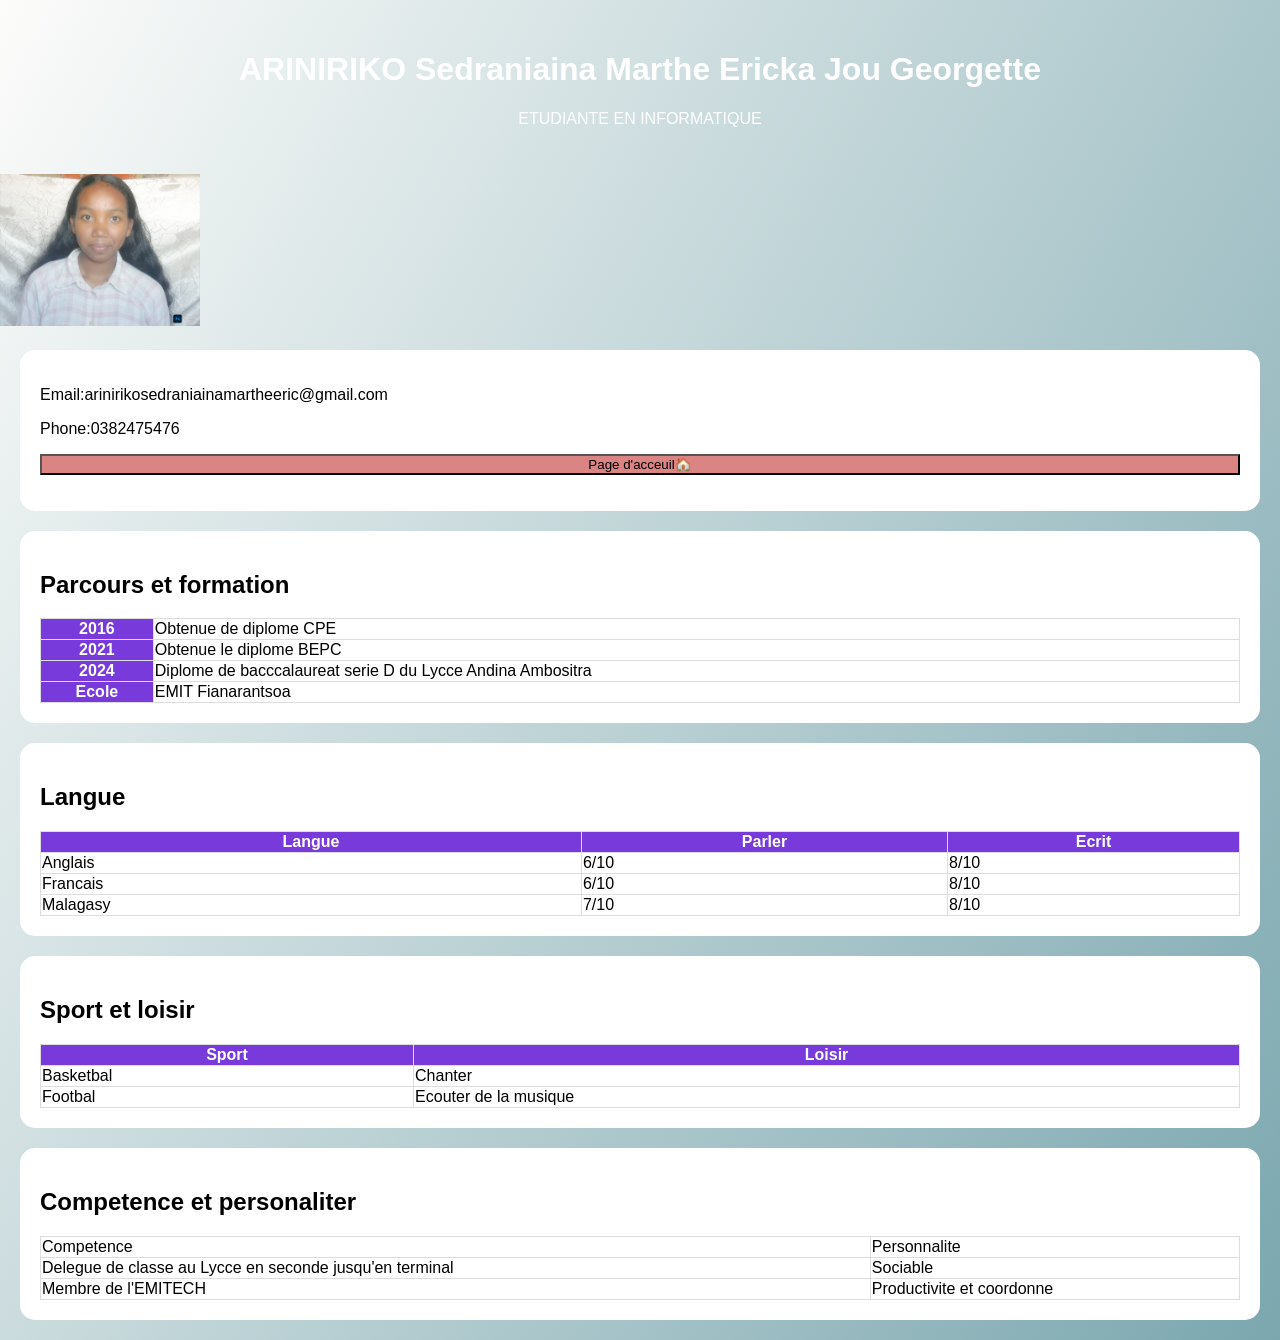
<file: cv/erika/erika.html>
<!DOCTYPE html>
<html lang="en">
<head>
    <meta charset="UTF-8">
    <meta name="viewport" content="width=device-width, initial-scale=1.0">
    <title>Mon CV</title>
    <link rel="stylesheet" href="styles.css">
</head>
<body>
    <header class="fade-in">
        <h1>ARINIRIKO Sedraniaina Marthe Ericka Jou Georgette</h1>
        <p>ETUDIANTE EN INFORMATIQUE</p>

    </header>
    <section class="profil-container">
        <div class="photos">
            <img src="bon.jpg" alt="" width="200px" >

        </div>

    </section>
    
    <section class="card slide-left">
        <div>
            <p>Email:arinirikosedraniainamartheeric@gmail.com</p>
            <p>Phone:0382475476</p>
            <p></div>
            <div class="profil-content">
             <a href="../index/Index.html">
                    <button style="width: 100%;background-color: rgb(218, 132, 132);">Page d'acceuil🏠</button>
             </a>
        </div></p>
        </div>
    </section>

    <section class="card slide-right">
        <h2>Parcours et formation</h2>
        <table>
            <tr>
                <th>2016</th>
                <td>Obtenue de diplome CPE</td>
            </tr>
            <tr>
                <th>2021</th>
                <td>Obtenue le diplome BEPC</td>
            </tr>
            <tr>
                <th>2024</th>
                <td>Diplome de bacccalaureat serie D du Lycce Andina Ambositra</td>
            </tr>
            <tr>
                <th>Ecole</th>
                <td>EMIT Fianarantsoa</td>
            </tr>
        </table>

    </section>

    <section class="card slide-left">
        <h2>Langue</h2>
        <table>
            <tr>
                <th>Langue</th>
                <th>Parler</th>
                <th>Ecrit</th>
            </tr>
            <tr>
                <td>Anglais</td>
                <td>6/10</td>
                <td>8/10</td>
            </tr>
            <tr>
                <td>Francais</td>
                <td>6/10</td>
                <td>8/10</td>
            </tr>
            <tr>
                <td>Malagasy</td>
                <td>7/10</td>
                <td>8/10</td>
            </tr>
        </table>

    </section>

    <section class="card slide-right">
        <h2>Sport et loisir</h2>
        <table>
            <tr>
                <th>Sport</th>
                <th>Loisir</th>
            </tr>
            <tr>
                <td>Basketbal</td>
                <td>Chanter</td>
            </tr>
            <tr>
                <td>Footbal</td>
                <td>Ecouter de la musique</td>
            </tr>
        </table>
    </section>

    <section class="card slide-left">
        <h2>Competence et personaliter</h2>
        <table>
            <tr>
                <td>Competence</td>
                <td>Personnalite</td>
            </tr>
            <tr>
                <td>Delegue de classe au Lycce en seconde jusqu'en terminal</td>
                <td>Sociable</td>
            </tr>
            <tr>
                <td>Membre de l'EMITECH</td>
                <td>Productivite et coordonne</td>
            </tr>
        </table>
    </section>
    
</body>
</html>
</file>
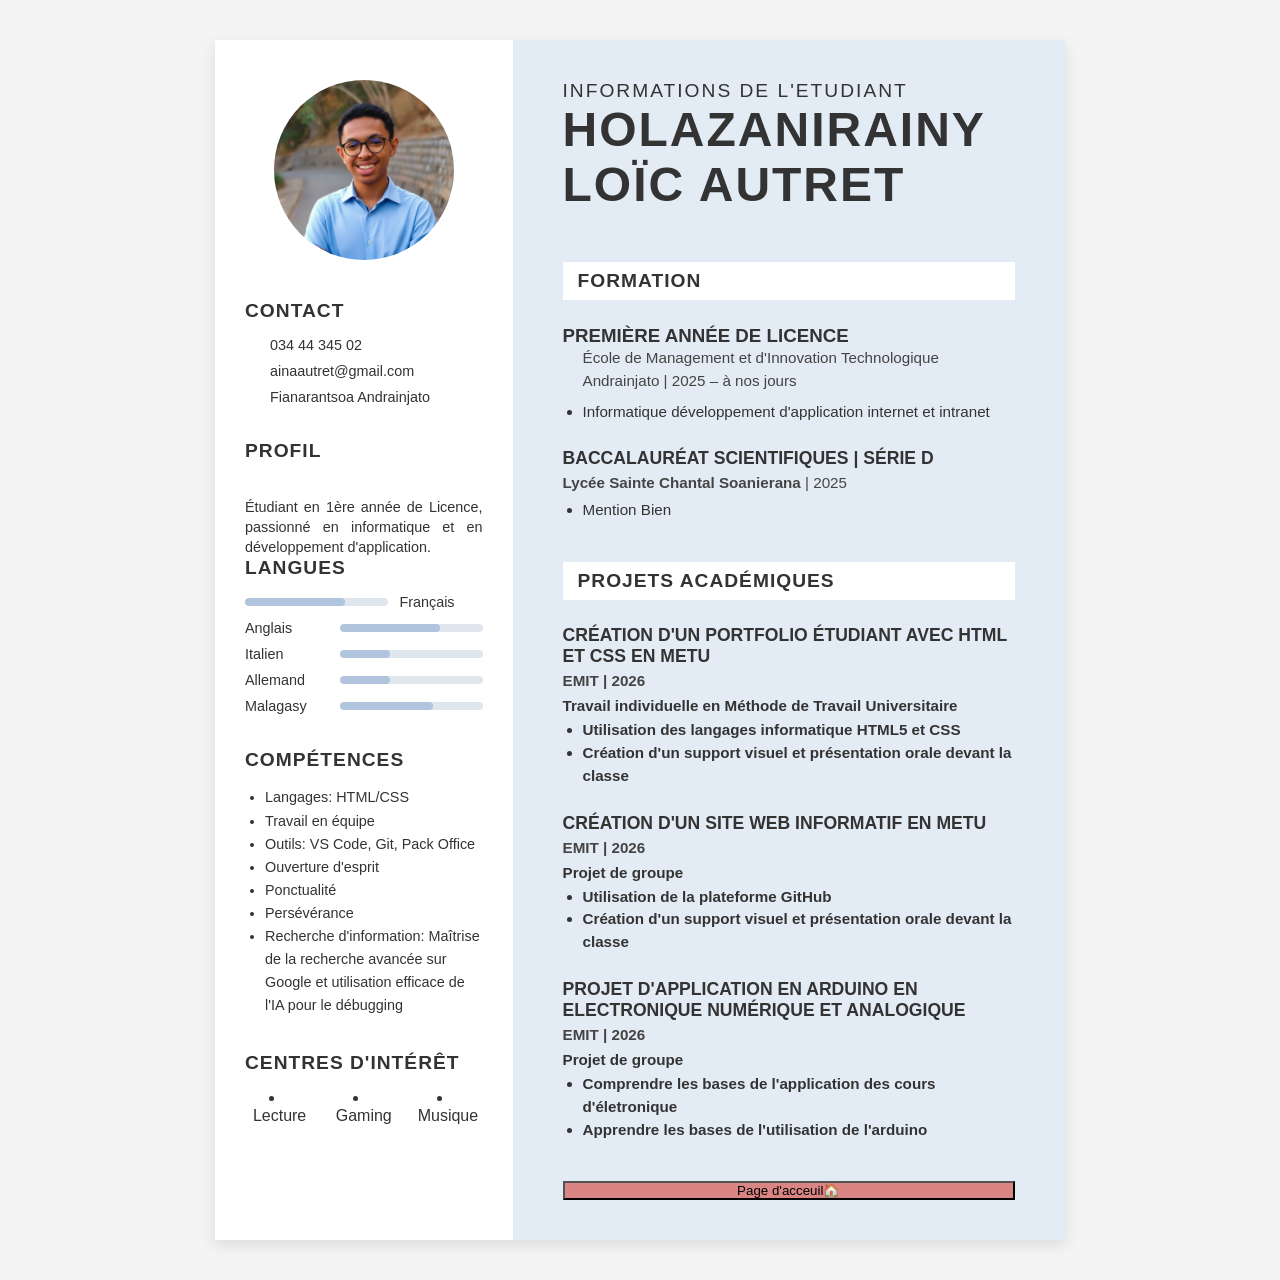
<file: cv/loic/cv-2.html>
<!DOCTYPE html>
<html lang="en">
<head>
    <meta charset="UTF-8">
    <meta name="viewport" content="width=device-width, initial-scale=1.0">
    <link rel="stylesheet" chref="https://cdnjs.cloudflare.com/ajax/libs/font-awesome/6.4.0/css/all.min.css">
    <link rel="stylesheet" href="style.css">
    <title>Informations Loïc Autret</title>
</head>
<body>

<div class="cv-container">
    
    <div class="left-column">
        <img src="sary.png" alt="Photo de profil" class="profile-pic">

        <div class="section">
            <h2 class="left-title">CONTACT</h2>
            <ul class="contact-list">
                <li><i class="fas fa-phone"></i> 034 44 345 02</li>
                <li><i class="far fa-envelope"></i> ainaautret@gmail.com</li>
                <li><i class="fas fa-map-marker-alt"></i> Fianarantsoa Andrainjato </li>
            </ul>
        </div>

        <div class="section">
            <h2 class="left-title">PROFIL</h2>
        </div>
        
        <div class="section">
            <p class="profil-text">Étudiant en 1ère année de Licence, passionné en informatique et en développement d'application.</p>
            <h2 class="left-title">LANGUES</h2>
            <div class="lang-item">
                <div class="progress-bar-bg"><div class="progress-bar fill" style="width: 70%;"></div></div>
                <span>Français</span>
            </div>
            <div class="lang-item">
                <span>Anglais</span>
                <div class="progress-bar-bg"><div class="progress-bar fill" style="width: 70%;"></div></div>
            </div>
            <div class="lang-item">
                <span>Italien</span>
                <div class="progress-bar-bg"><div class="progress-bar fill" style="width: 35%;"></div></div>
            </div>
            <div class="lang-item">
                <span>Allemand</span>
                <div class="progress-bar-bg"><div class="progress-bar fill" style="width: 35%;"></div></div>
            </div>
            <div class="lang-item">
                <span> Malagasy</span>
                <div class="progress-bar-bg"><div class="progress-bar fill" style="width: 65%;"></div></div>
            </div>
        </div>

        <div class="section">
            <h2 class="left-title">COMPÉTENCES</h2>
            <ul class="skills-list">
                <li>Langages: HTML/CSS</li>
                <li>Travail en équipe</li>
                <li>Outils: VS Code, Git, Pack Office</li>
                <li>Ouverture d'esprit</li>
                <li>Ponctualité</li>
                <li>Persévérance</li>
                <li>Recherche d'information: Maîtrise de la recherche avancée sur Google et utilisation efficace de
                    l'IA pour le débugging</li>   
            </ul>
        </div>

        <div class="section">
            <h2 class="left-title">CENTRES D'INTÉRÊT</h2>
            <div class="hobbies-grid">
                <li>Lecture</li>
                <li>Gaming</li>
                <li>Musique</li>
            </div>
        </div>
    </div>

    <div class="right-column">
        <div class="header">
            <h2>Informations de l'etudiant</h2>
            <h1>HOLAZANIRAINY Loïc Autret</h1>
        </div>

        <div class="section-right">
            <div class="section-header">FORMATION</div>
            <h3>PREMIÈRE ANNÉE DE LICENCE</h3>
            <div class="experience-item">
                <ul>
                    <p class="meta-info"><strong></strong>École de Management et d'Innovation Technologique Andrainjato | 2025 – à nos jours</p>
                    <li>Informatique développement d'application internet et intranet</li>
                </ul>
            </div>

            <div class="experience-item">
                <h3>BACCALAURÉAT SCIENTIFIQUES | Série D</h3>
                <p class="meta-info"><strong>Lycée Sainte Chantal Soanierana</strong> | 2025</p>
                <ul>
                    <li>Mention Bien</li>
                </ul>
            </div>
        </div>
        <div class="section-right">
            <div class="section-header">PROJETS ACADÉMIQUES</div>
            
            <div class="experience-item">
                <h3>Création d'un portfolio étudiant avec HTML et CSS en METU </h3>
                <p class="meta-info"><strong>EMIT<strong> | 2026</p>
                <p class="desc">Travail individuelle en Méthode de Travail Universitaire </p>
                <ul>
                    <li>Utilisation des langages informatique HTML5 et CSS </li>
                    <li>Création d'un support visuel et présentation orale devant la classe</li>
                </ul>
            </div>

            <div class="experience-item">
                <h3>Création d'un site web informatif en METU</h3>
                <p class="meta-info"><strong>EMIT</strong> | 2026</p>
                <p class="desc">Projet de groupe</p>
                <ul>
                    <li>Utilisation de la plateforme GitHub</li>
                    <li>Création d'un support visuel et présentation orale devant la classe</li>
                </ul>
            </div>
            <div class="experience-item">
                <h3>Projet d'application en Arduino en Electronique Numérique et Analogique</h3>
                <p class="meta-info"><strong>EMIT</strong> | 2026</p>
                <p class="desc">Projet de groupe</p>
                <ul>
                    <li>Comprendre les bases de l'application des cours d'életronique</li>
                    <li>Apprendre les bases de l'utilisation de l'arduino</li>
                </ul>
            </div>
        </div>
         <div class="profil-content">
             <a href="../index/Index.html">
                    <button style="width: 100%;background-color: rgb(218, 132, 132);">Page d'acceuil🏠</button>
             </a>
        </div>
    </div>
</div>

</body>
</html>
</file>
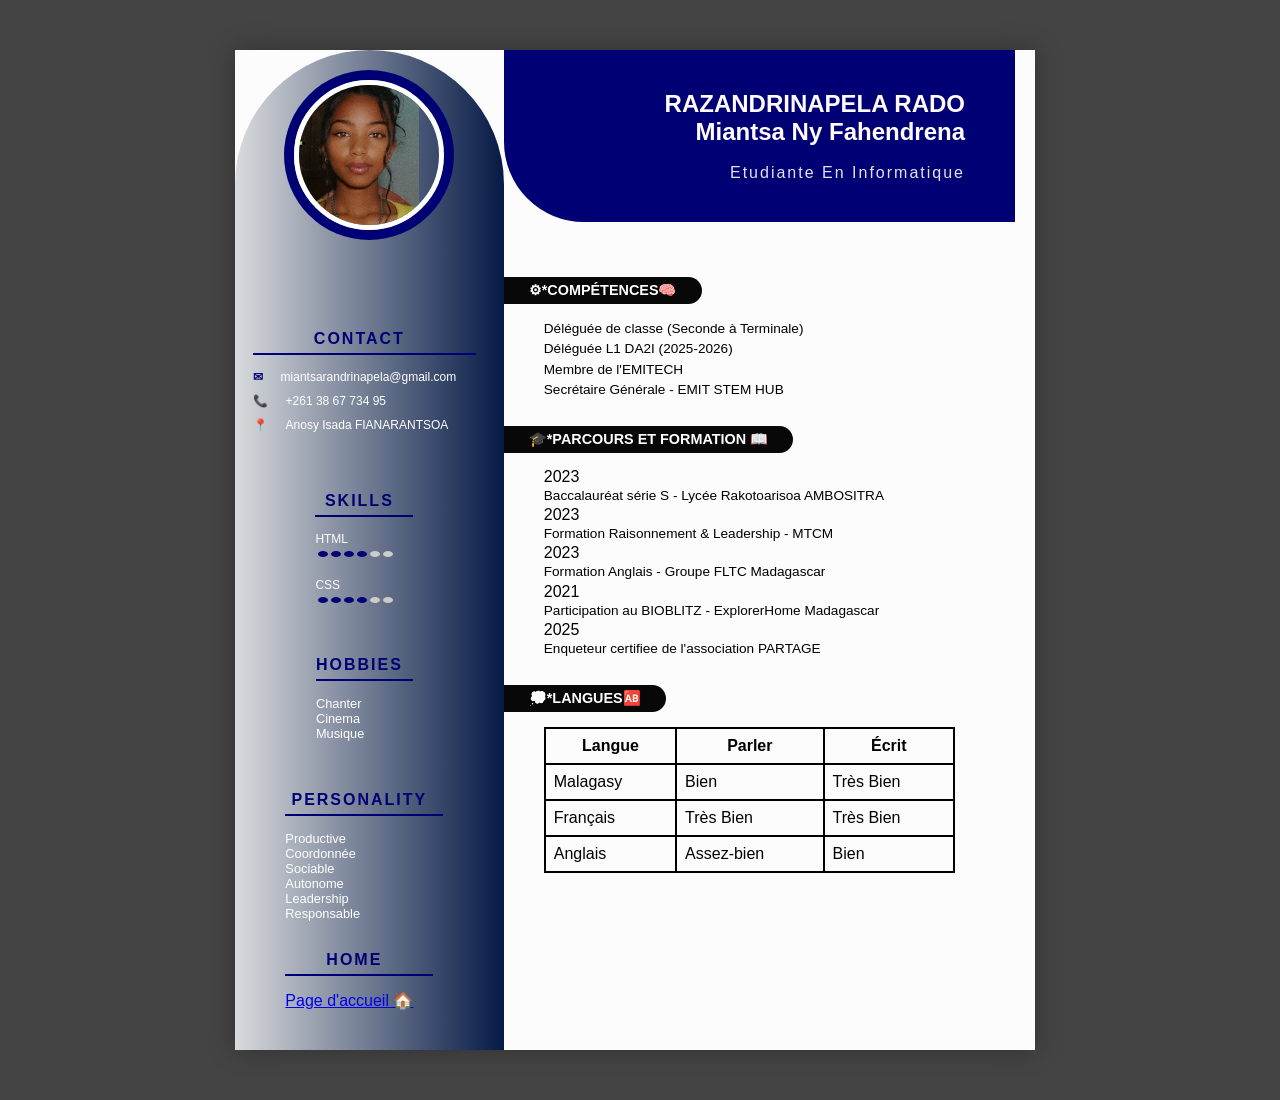
<file: cv/MIANTSA/cv.html>
<!DOCTYPE html>
<html lang="en">
<head>
    <meta charset="UTF-8">
    <meta name="viewport" content="width=device-width, initial-scale=1.0">
    <title>CV Miantsa</title>
    <link rel="stylesheet" href="mi.css">
</head>
<body>
    <div class="resume-container">
        <!-- Barre Latérale Gauche -->
        <aside class="left-column">
            <div class="profile-img-container">
                <!-- Remplacez par l'image de l'homme à lunettes du modèle -->
                <img src="MIA.jpg" alt="Miantsa">
            </div>

            <section class="contact-section">
                <h2 class="sidebar-title"> CONTACT</h2>
                <ul class="contact-list">
                    <li><span class="icon">✉</span> miantsarandrinapela@gmail.com</li>
                    <li><span class="icon">📞</span> +261 38 67 734 95</li>
                    <li><span class="icon">📍</span> Anosy Isada FIANARANTSOA</li>
                </ul>
            </section>

            <section class="skills-section">
                <h2 class="sidebar-title">SKILLS</h2>
                <div class="contact-list">
                    <span>HTML</span>
                    <div class="dots"><span class="active"></span><span class="active"></span><span class="active"></span><span class="active"></span><span></span></span><span></span></div>
                </div>
                <p> <br> </p>
                <div class="contact-list">
                    <span>CSS</span>
                    <div class="dots"><span class="active"></span><span class="active"></span><span class="active"></span><span class="active"></span><span></span></span><span></span></div>
                </div>
               
            </section>

            <section class="hobbies-section">
                <h2 class="sidebar-title">HOBBIES</h2>
                <div class="contact-list">
                <p>
                Chanter <br> Cinema <br> Musique 
            </p>
            </div>
            </section>
            <section class="hobbies-section">
                <h2 class="sidebar-title">PERSONALITY</h2>
                <div class="contact-list">
                <P>
                    Productive<br>Coordonnée<br>Sociable<br>
                    Autonome<br>Leadership<br>Responsable<br>
                </P>
                </div>
                 <section class="hobbies-section">
                <h2 class="sidebar-title">HOME</h2>
                <div>
                      <a href="../index/Index.html" class="home-btn">Page d'accueil 🏠</a>
                </div>
            </section>
        </aside>

        <!-- Contenu Principal Droit -->
        <main class="right-column">
            <header class="header-banner">
                <div class="name-box">
                    <h2>RAZANDRINAPELA RADO</h2>
                    <h2>Miantsa Ny Fahendrena</h2>
                    <br>
                    <p class="subtitle">Etudiante En Informatique</p>
                </div>
            </header>

            <div class="content-padding">
                 <section class="resume-section">
                <h3 class="section-title">⚙*COMPÉTENCES🧠</h3>
                  <p> Déléguée de classe (Seconde à Terminale) <br>
                    Déléguée L1 DA2I (2025-2026) <br>
                    Membre de l'EMITECH <br>
                    Secrétaire Générale - EMIT STEM HUB
                </p>
            </section>
                <section class="resume-section">
                    <h2 class="section-title">🎓*PARCOURS ET FORMATION 📖</h2>
                    <div class="timeline">
                    <div class="item"><span>2023</span> <p>Baccalauréat série S - Lycée Rakotoarisoa AMBOSITRA</p></div>
                    <div class="item"><span>2023</span> <p>Formation Raisonnement & Leadership - MTCM</p></div>
                    <div class="item"><span>2023</span> <p>Formation Anglais - Groupe FLTC Madagascar</p></div>
                    <div class="item"><span>2021</span> <p>Participation au BIOBLITZ - ExplorerHome Madagascar</p></div>
                    <div class="item"><span>2025</span> <p>Enqueteur certifiee de l'association PARTAGE</p></div>
                </div>

               
            <section class="section langues">
                <h3 class="section-title">💭*LANGUES🆎</h3>
                <table class="lang-table">
                    <tr><th>Langue</th><th>Parler</th><th>Écrit</th></tr>
                    <tr><td>Malagasy</td><td>Bien</td><td>Très Bien</td></tr>
                    <tr><td>Français</td><td>Très Bien</td><td>Très Bien</td></tr>
                    <tr><td>Anglais</td><td>Assez-bien</td><td>Bien</td></tr>
                </table>
                </section>
            </div>
            
            <footer>
            </footer>
        </main>
    </div>
</body>
</html>
</file>
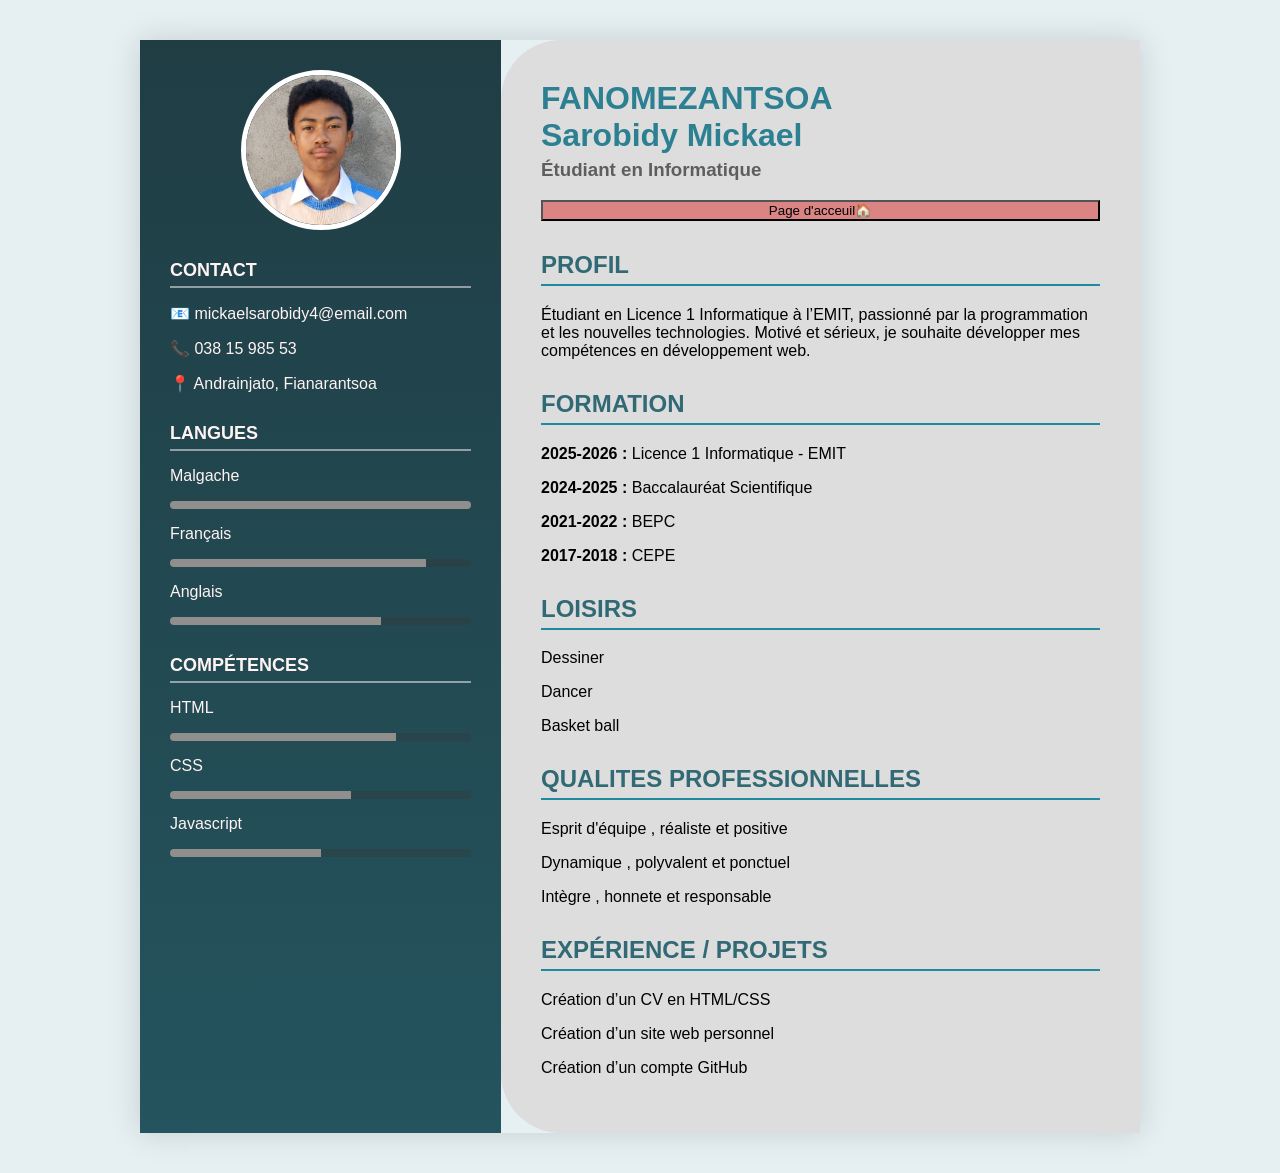
<file: cv/mika/mika.html>
<!DOCTYPE html>
<html lang="fr">
<head>
    <meta charset="UTF-8">
    <title>CV - FANOMEZANTSOA Sarobidy Mickael</title>
    <meta name="viewport" content="width=device-width, initial-scale=1.0">
    <link rel="stylesheet" href="style.css">
</head>
<body>

<div class="container">

    <!-- ===== COLONNE GAUCHE ===== -->
    <div class="left">

        <div class="profile">
            <img src="mika.jpg"  alt="Photo de Mickael">
        </div>

        <h2>CONTACT</h2>
        <div class="info">
            <p>📧 mickaelsarobidy4@email.com</p>
            <p>📞 038 15 985 53</p>
            <p>📍 Andrainjato, Fianarantsoa</p>
        </div>

        <h2>LANGUES</h2>
        <div class="skills">
            <p>Malgache</p>
            <div class="bar"><span style="width:100%"></span></div>

            <p>Français</p>
            <div class="bar"><span style="width:85%"></span></div>

            <p>Anglais</p>
            <div class="bar"><span style="width:70%"></span></div>
        </div>

        <h2>COMPÉTENCES</h2>
        <div class="skills">
            <p>HTML</p>
            <div class="bar"><span style="width:75%"></span></div>

            <p>CSS</p>
            <div class="bar"><span style="width:60%"></span></div>

            <p>Javascript</p>
            <div class="bar"><span style="width:50%"></span></div>
        </div>

    </div>

    <!-- ===== COLONNE DROITE ===== -->
    <div class="right">

        <div class="header">
            <h1>FANOMEZANTSOA<br>Sarobidy Mickael</h1>
            <h3>Étudiant en Informatique</h3>
            <div class="profil-content">
             <a href="../index/Index.html">
                    <button style="width: 100%;background-color: rgb(218, 132, 132);">Page d'acceuil🏠</button>
             </a>
        </div>
        </div>

        <section>
            <h2>PROFIL</h2>
            <p>
                Étudiant en Licence 1 Informatique à l’EMIT, passionné par la programmation 
                et les nouvelles technologies. Motivé et sérieux, je souhaite développer 
                mes compétences en développement web.
            </p>
        </section>

        <section>
            <h2>FORMATION</h2>
            <p><strong>2025-2026 :</strong> Licence 1 Informatique - EMIT</p>
            <p><strong>2024-2025 :</strong> Baccalauréat Scientifique</p>
            <p><strong>2021-2022 :</strong> BEPC</p>
            <p><strong>2017-2018 :</strong> CEPE</p>
        </section>

        <section>
            <h2>LOISIRS</h2>
            <p>Dessiner</p>
            <p>Dancer</p>
            <p>Basket ball</p>
        </section>

        <section>
            <h2>QUALITES PROFESSIONNELLES</h2>
            <p>Esprit d'équipe , réaliste et positive</p>
            <p>Dynamique , polyvalent et ponctuel</p>
            <p>Intègre , honnete et responsable</p>
        </section>

        <section>
            <h2>EXPÉRIENCE / PROJETS</h2>
            <p>Création d’un CV en HTML/CSS</p>
            <p>Création d’un site web personnel</p>
            <p>Création d’un compte GitHub</p>
        </section>

    </div>

</div>

</body>
</html>
</file>
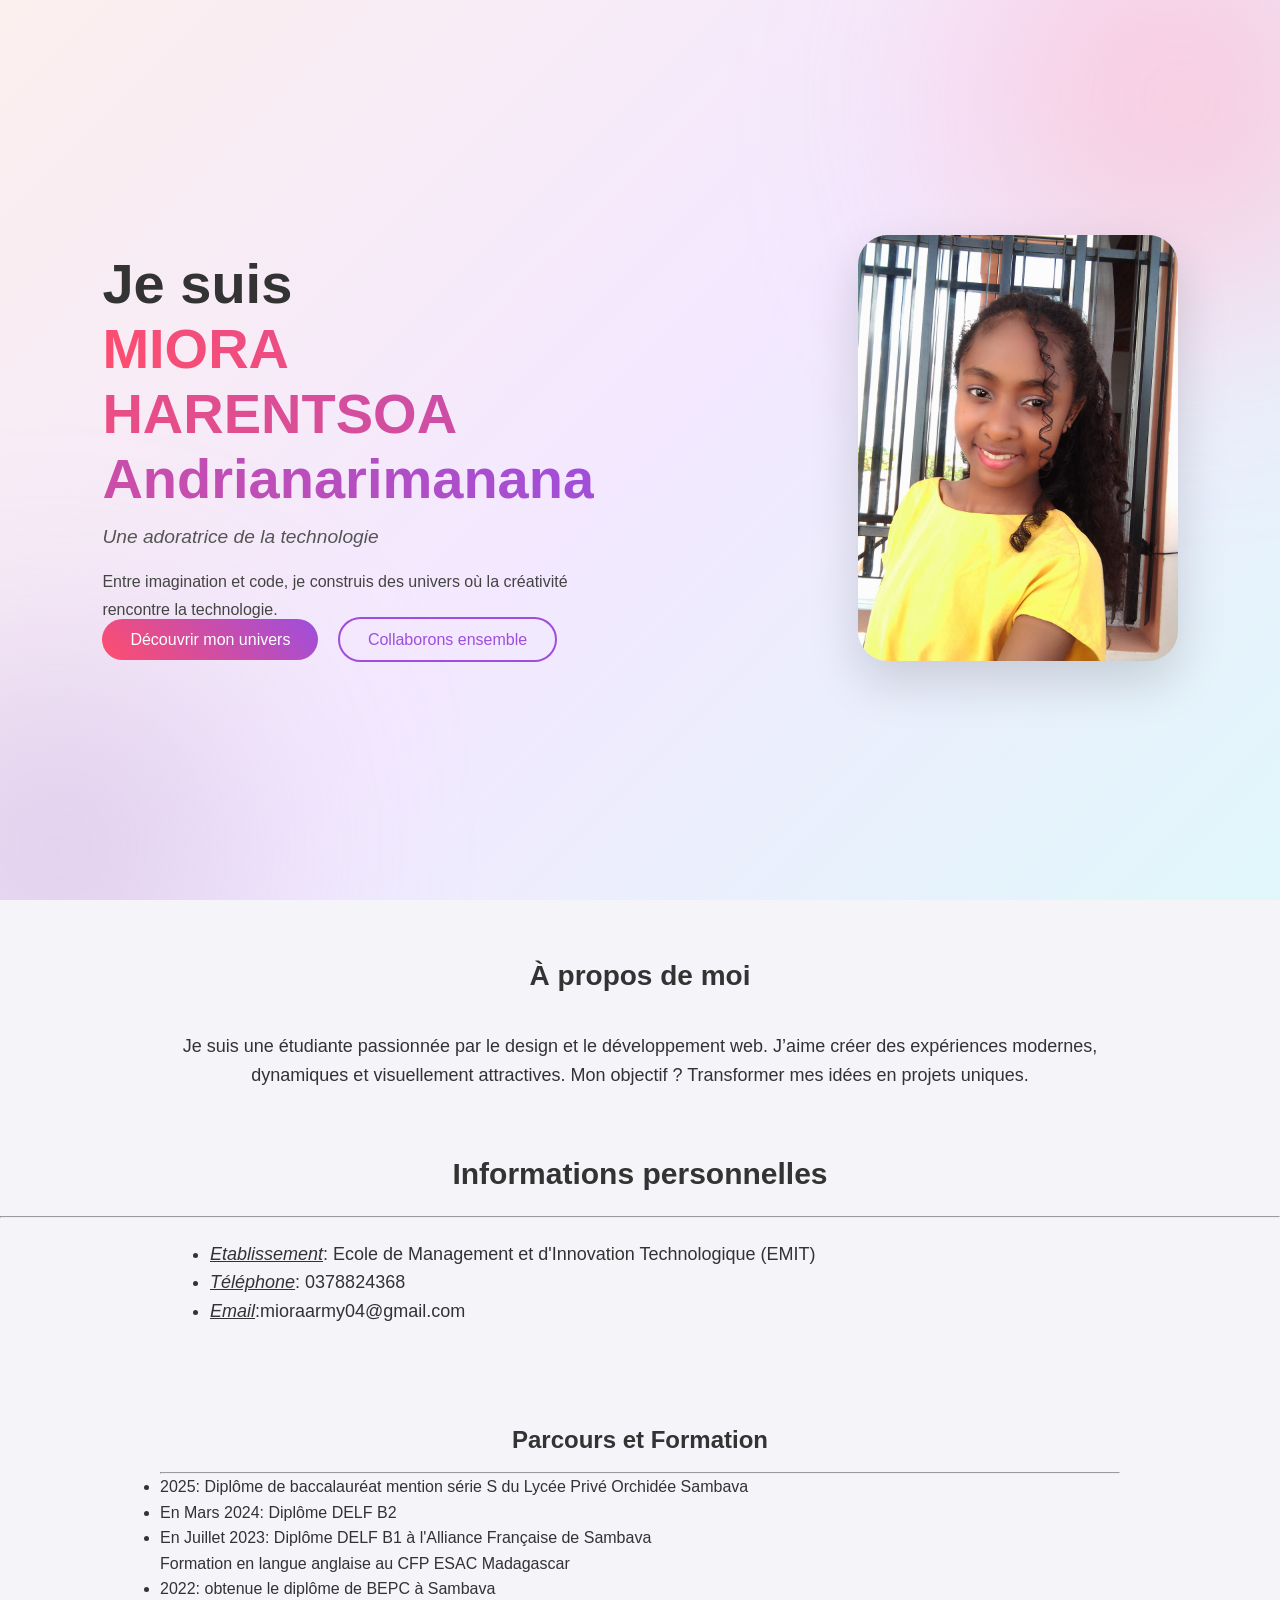
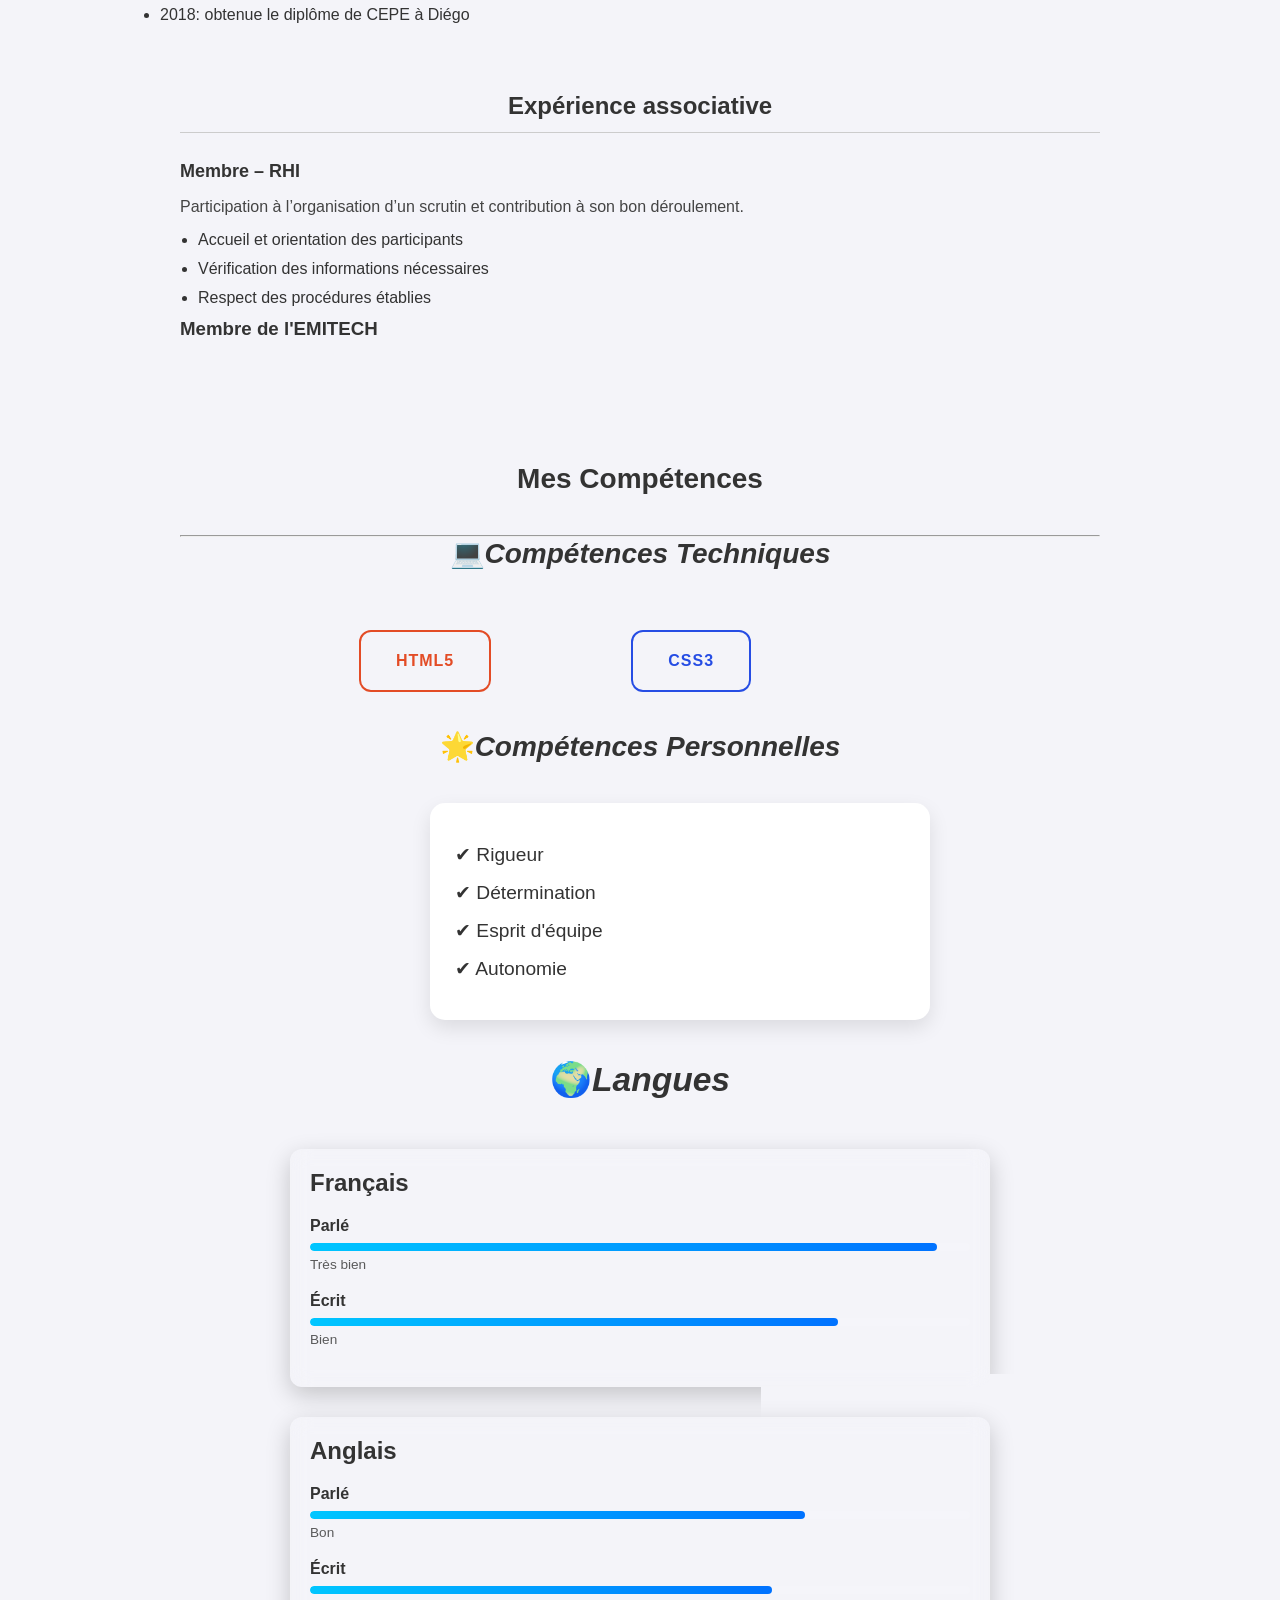
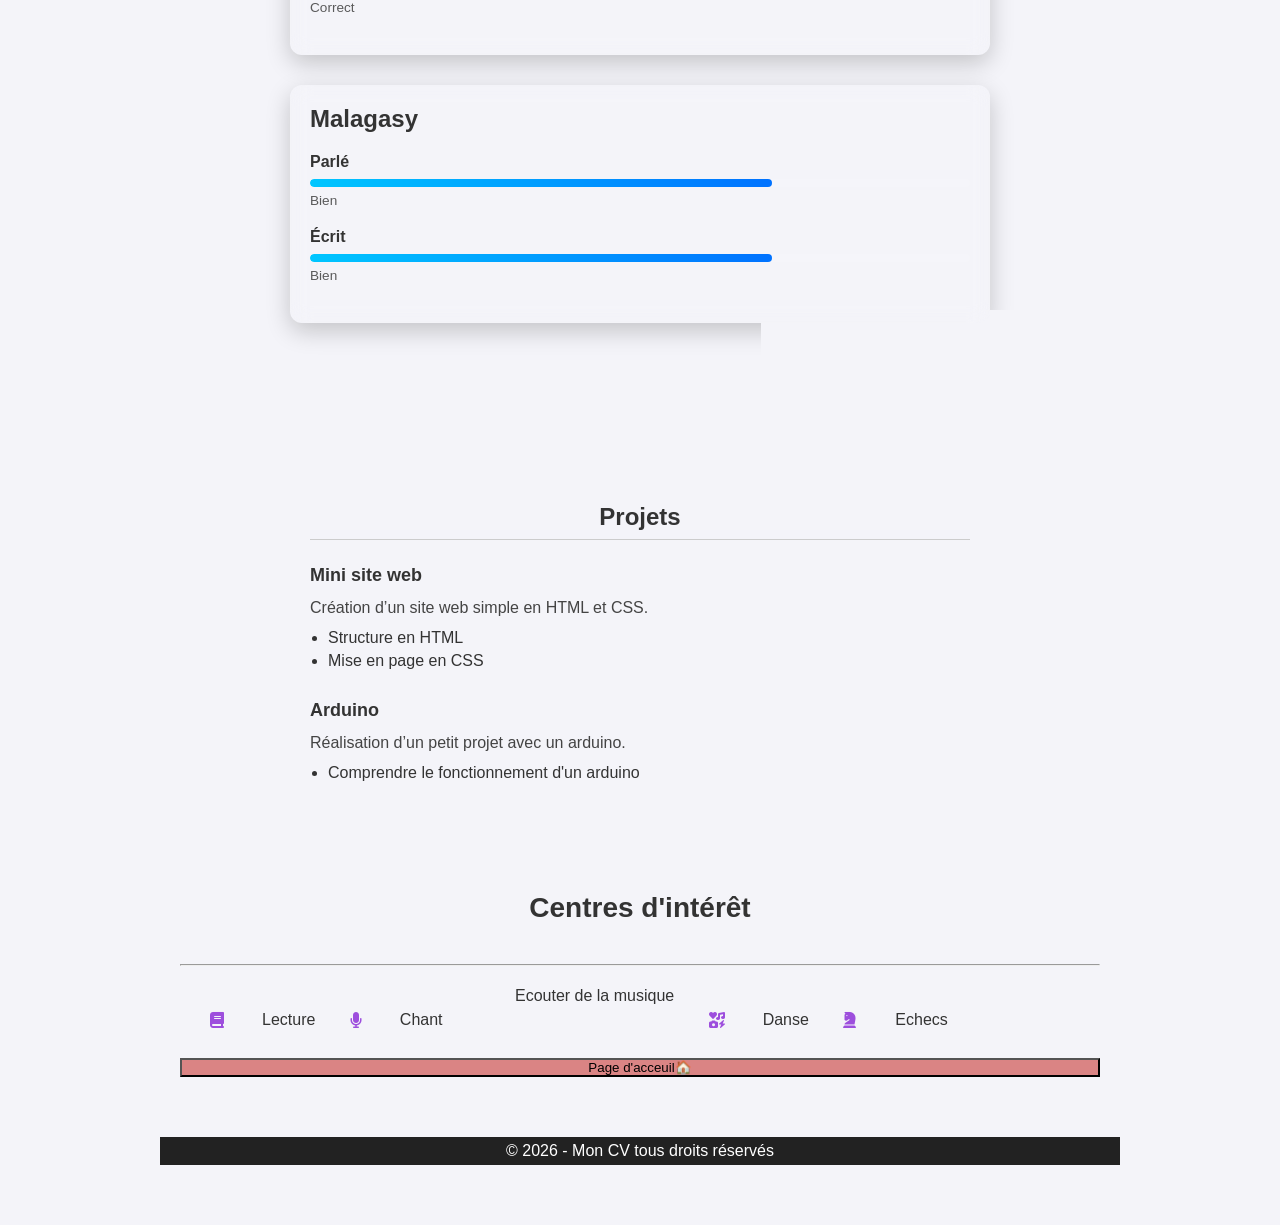
<file: cv/miora/miora.html>
<!DOCTYPE html>
<html lang="fr">
<head>
    <meta charset="UTF-8">
    <title>Mon CV</title>
    <link rel="stylesheet" href="https://cdnjs.cloudflare.com/ajax/libs/font-awesome/6.4.2/css/all.min.css">
    <link rel="stylesheet" href="cv2.css">
    <meta name="viewport" content="width=device-width, initial-scale=1.0">
</head>
<body>

    <!-- HEADER ORIGINAL -->
   <header class="hero-creative">
    <div class="overlay"></div>

    <div class="hero-content">
        <div class="hero-text">
            <h1>
                 Je suis <br> <span>MIORA HARENTSOA Andrianarimanana</span>
            </h1>

            <p class="subtitle">
                Une adoratrice de la technologie
            </p>

            <p class="description">
                Entre imagination et code, je construis des univers
                où la créativité rencontre la technologie.
            </p>

            <div class="buttons">
                <a href="#projets" class="btn-main">Découvrir mon univers</a>
                <a href="#contact" class="btn-outline">Collaborons ensemble</a>
            </div>
        </div>

        <div class="hero-img">
            <img src="moi.jpeg" alt="Portrait de Miora">
        </div>
    </div>
</header>

    <!-- PRESENTATION -->
    <section class="about">
        <h2>À propos de moi</h2>
        <p>
            Je suis une étudiante passionnée par le design et le développement web.
            J’aime créer des expériences modernes, dynamiques et visuellement
            attractives. Mon objectif ? Transformer mes idées en projets uniques.
        </p>
    </section>
    <div class="profil-content">
                <h1 class="title">Informations personnelles</h1>
                <br>
                <hr>
                <ul class="liste">
                    <li><u><em>Etablissement</em></u>: Ecole de Management et d'Innovation Technologique (EMIT)</li> 
                    <li><u><em>Téléphone</em></u>: 0378824368</li>
                    <li><u><em>Email</em></u>:mioraarmy04@gmail.com</li>
                </ul>
                <br>
                
    </div>
    <section class="user-experience">
                <h1>Parcours et Formation</h1><br>

                <div class="education-time">
                     <hr>
    <ul class="liste-parcours">
        <li>2025: Diplôme de baccalauréat mention série S du Lycée Privé Orchidée Sambava</li>
        <li>En Mars 2024: Diplôme DELF B2</li>
        <li>En Juillet 2023: Diplôme DELF B1 à l'Alliance Française de Sambava <br>Formation en langue anglaise au CFP ESAC Madagascar</li>
        <li>2022: obtenue le diplôme de BEPC à Sambava</li>
        <li>2018: obtenue le diplôme de CEPE à Diégo</li>
    </ul>
              </div>
    <section class="experience">
    <h2>Expérience associative</h2>
      
    <div class="exp-item">
        <div class="exp-header">
            <h3>Membre – RHI</h3>
            
        </div>
        <p class="description">
            Participation à l’organisation d’un scrutin et contribution à son bon déroulement.
        </p>
        <ul>
            <li>Accueil et orientation des participants</li>
            <li>Vérification des informations nécessaires</li>
            <li>Respect des procédures établies</li>
        </ul>
        <div>
            <h3>Membre de l'EMITECH</h3>
    </div>

</section>          

    <!-- COMPETENCES -->
    <section class="skills" id="skills">
        <h2>Mes Compétences</h2>
        
          <hr>
<div class="competences-container">
            <!-- Compétences Techniques -->
        <h2>💻<em>Compétences Techniques</em></h2>
       
    <div class="tech-container">
        <div class="tech-item html">
            <span>HTML5</span>
        </div>

        <div class="tech-item css">
            <span>CSS3</span>
        </div>
    </div>
</div>


        
        <!-- Compétences Personnelles -->
        <br>
        <h2>🌟<em>Compétences Personnelles</em> </h2>
            <div class="card">
            <ul class="soft-skills">
                <li>✔ Rigueur</li>
                <li>✔ Détermination</li>
                <li>✔ Esprit d'équipe</li>
                <li>✔ Autonomie</li>
            </ul>
            </div>
        <!-- Langues -->
       
        <div class="languages-section">
        <h2>🌍<em>Langues</em></h2>

    <section class="language-card">
        <h3>Français</h3>

        <div class="skill">
            <span>Parlé</span>
            <div class="bar">
                <div class="progress" style="width: 95%;"></div>
            </div>
            <small>Très bien</small>
        </div>

        <div class="skill">
            <span>Écrit</span>
            <div class="bar">
                <div class="progress" style="width: 80%;"></div>
            </div>
            <small>Bien</small>
        </div>
    </section>

    <section class="language-card">
        <h3>Anglais</h3>

        <div class="skill">
            <span>Parlé</span>
            <div class="bar">
                <div class="progress" style="width: 75%;"></div>
            </div>
            <small>Bon</small>
        </div>

        <div class="skill">
            <span>Écrit</span>
            <div class="bar">
                <div class="progress" style="width: 70%;"></div>
            </div>
            <small>Correct</small>
        </div>
    </section>
     <section class="language-card">
        <h3>Malagasy</h3>

        <div class="skill">
            <span>Parlé</span>
            <div class="bar">
                <div class="progress" style="width: 70%;"></div>
            </div>
            <small>Bien</small>
        </div>

        <div class="skill">
            <span>Écrit</span>
            <div class="bar">
                <div class="progress" style="width: 70%;"></div>
            </div>
            <small>Bien</small>
        </div>
     </section>
            
    </section>
    

    <!-- PROJETS -->
     <section class="projects">
    <h2>Projets</h2>

    <div class="project">
        <div class="project-header">
            <h3>Mini site web</h3>
           
        </div>
        <p class="description">
            Création d’un site web simple en HTML et CSS.
        </p>
        <ul class="details">
            <li>Structure en HTML</li>
            <li>Mise en page en CSS</li>
        </ul>
    </div>

    <div class="project">
        <div class="project-header">
            <h3>Arduino</h3>
            
        </div>
        <p class="description">
            Réalisation d’un petit projet avec un arduino.
        </p>
        <ul class="details">
            <li>Comprendre le fonctionnement d'un arduino</li>
            
        </ul>
    </div>

</section>
    <section class="chips-section">
        <h2>Centres d'intérêt</h2>
        <hr>
        <div class="chips-container">
            <span class="chip"><i class="fa-solid fa-book"></i>Lecture</span>
            <span class="chip"><i class="fa-solid fa-microphone"></i>Chant</span>
            <span class="chip"><i class="fa-solide fa-music"></i>Ecouter de la musique</span>
            <span class="chip"><i class="fa-solid fa-icons"></i>Danse</span>
            <span class="chip"><i class="fa-solid fa-chess-knight"></i>Echecs</span>
        </div>
        
            </div>
            <div class="profil-content">
             <a href="../index/Index.html">
                    <button style="width: 100%;background-color: rgb(218, 132, 132);">Page d'acceuil🏠</button>
             </a>
        </div>

    </section>

    <footer>
        <p>© 2026 - Mon CV tous droits réservés </p>
    </footer>

</body>
</html>
</file>
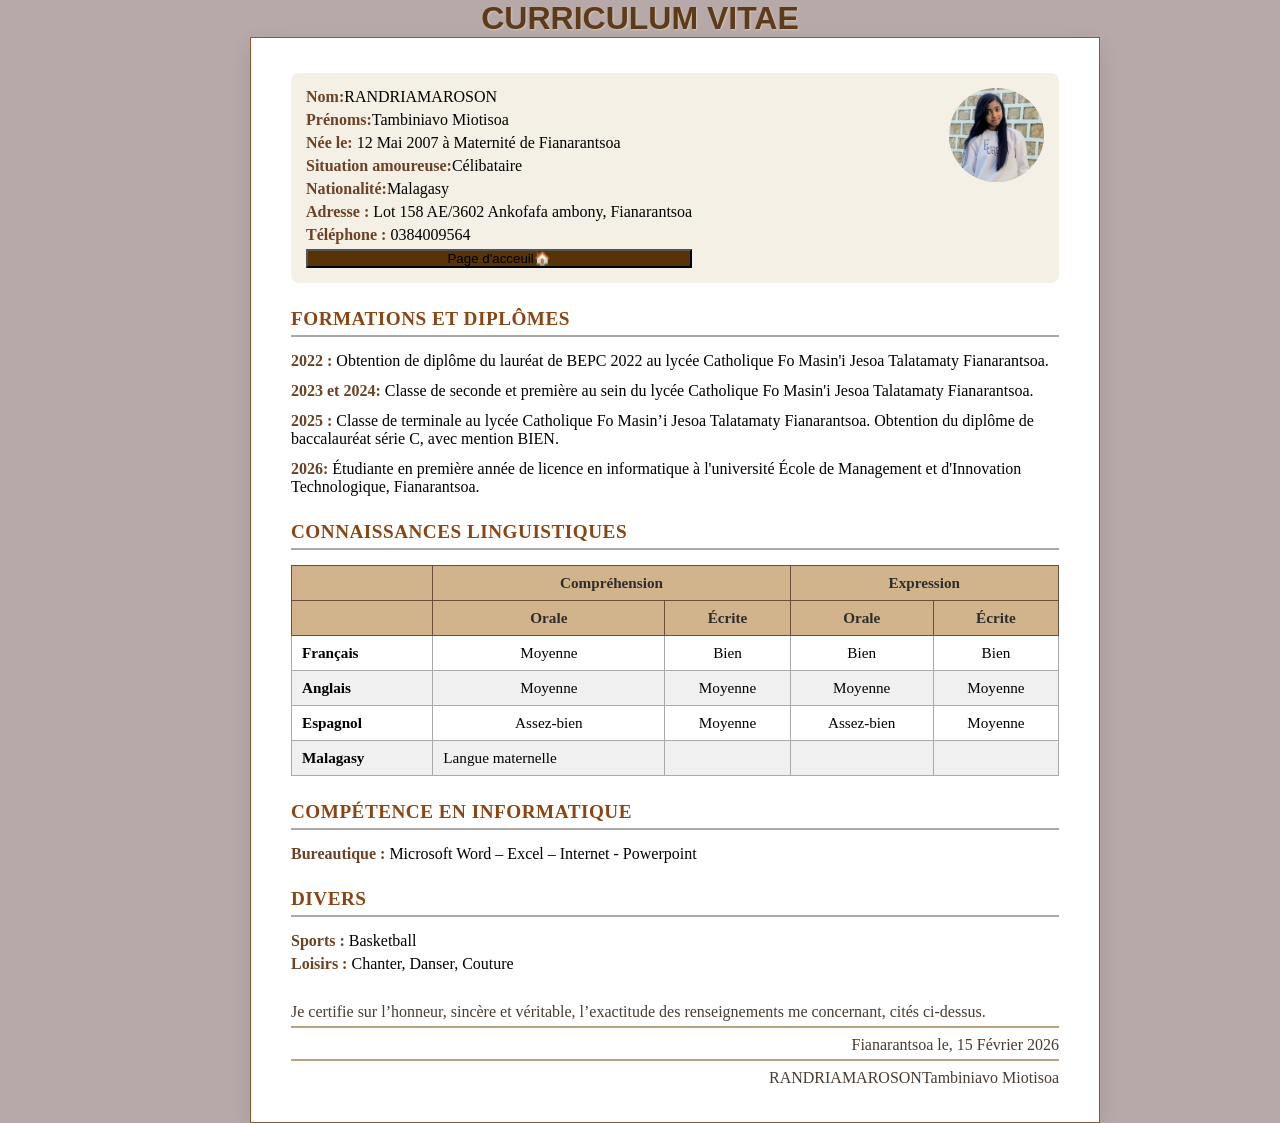
<file: cv/mioty/mioty.html>
<!DOCTYPE html>
<html lang="en">
<head>
    <meta charset="UTF-8">
    <meta name="viewport" content="width=device-width, initial-scale=1.0">
    <title>CV- Miotisoa</title>
 
    <style>
        * {
            margin: 0;
            padding: 0;
            box-sizing: border-box;
        }
    h1 {
        font-family: Arial, Helvetica, sans-serif;
        align-items: center;
        justify-content: center;
    }
      .body {
            font-family: Arial, Helvetica, sans-serif;
            line-height: 1.6;
            background-color:"";
            display: flex;
            justify-content: center;
            align-items: center;
            min-height:  100vh;
            padding: 20px;
            line-height: 1.5;
            color: #f8f9fa;
            scroll-behavior: smooth;
          margin-left : 250px;
        }
 .cv {
        box-shadow: 0 25px 40px -10px rgba(0, 0, 0, 0.3);
    }
    .cv {
            max-width: 850px;
            width: 100%;
            background: white;
            padding: 35px 40px;
            box-shadow: 0 8px 20px rgba(0,0,0,0.1);
            margin-left: 250px
        }
       .header {
            display: grid;
            grid-template-columns: 1fr auto;
            gap: 30px;
            margin-bottom: 15px;
        }

        .info {
            display: flex;
            flex-direction: column;
        }

        .row {
            display: flex;
            justify-content: space-between;
            flex-wrap: wrap;
        }

        .col-left, .col-right {
            display: flex;
            flex-direction: column;
            gap: 5px;
        }
    .section-title {
            font-size: 1.4rem;
            font-weight: 700;
            color: #f8f9fa;
            margin: 25px 0 15px 0;
            display: flex;
            align-items: center;
            gap: 8px;
            border-left: 5px solid #f8f9fa;
            padding-left: 15px;
        }
  .section-title i {
            color: #2d6a4f;
            font-size: 1.3rem;
        }
   .section-title:first-of-type {
            margin-top: 0;
   }
    .contact-item {
            display: flex;
            align-items: center;
            gap: 12px;
            margin-bottom: 15px;
            font-size: 1rem;
            color: #334155;
        }
      .contact-item i {
            width: 22px;
            color: #2d6a4f;
            font-size: 1.2rem;
            text-align: center;
        }

        .address {
            margin-top: 12px;
        }

        .address div {
            margin-bottom: 3px;
        }

      
        .photo-frame {
            width: 95px
            height: 95px
            border: 1px solid #333;
            display: flex;
            object-fit: cover;
            border-radius: 50%
        }

      
        h2 {
            font-size: 1.2rem;
            text-transform: uppercase;
            border-bottom: 2px solid #222;
            padding-bottom: 5px;
            margin: 25px 0 15px 0;
            font-weight: 600;
            letter-spacing: 0.5px;
        }

        .exp-item, .formation-item {
            margin-bottom: 12px;
        }

        .exp-item strong, .formation-item strong {
            font-weight: 600;
        }

      
        table {
            width: 100%;
            border-collapse: collapse;
            margin: 15px 0;
            font-size: 0.95rem;
        }

        th, td {
            border: 1px solid #222;
            padding: 8px 6px;
            vertical-align: middle;
        }

        th {
            background-color: #f2f2f2;
            font-weight: bold;
            text-align: center;
        }

        td:first-child {
            font-weight: bold;
            text-align: left;
            padding-left: 10px;
        }

        td {
            text-align: center;
        }

        .maternelle {
            text-align: left;
            padding-left: 10px;
        }

        .certify {
            margin-top: 30px;
            font-style: normal;
        }

        .date {
            text-align: right;
            margin-top: 5px;
            font-weight: normal;
        }
       .nom {
            text-align: right;
            margin-top: 5px;
            font-weight: normal;
}
        .divers p {
            margin-bottom: 5px;
            
        }
    body {
            background: #b7a9a9; 
        }
        .cv {
            border: 1px solid #a0522d; 
        }
        h1 {
            color: #5d3a1a;
            text-shadow: 1px 1px 2px #d3c5b0;
            text-align: center
        }
        h2 {
            color: #8b4513; 
            border-bottom-color: #a9a9a9; 
        }
        .header {
            background-color: #f5f0e6; 
            padding: 15px;
            border-radius: 8px;
            margin-bottom: 25px;
        }
    img {
        width: 95px;
        height: 95px
        object-fit: cover;
        border-radius:50%
    }
  .header {
    gap: 8px; 
}
.photo-frame {
            margin-right: 3; 
            align-self: start; 
            border-color: #8b4513;
            background-color: #d3c5b0;
        }
strong {
         color: #6b4226; 
        }
table th {
            background-color: #d2b48c; 
            color: #2d2d2d;
            border-color: #6b4f3a;
        }
table td {
            border-color: #a9a9a9;
        }
table tr:nth-child(even) {
            background-color: #f0f0f0; 
        }
.certify, .date, .nom {
            color: #4a3c31;
        }
.date, .nom {
            border-top: 2px solid #c0a080; 
            padding-top: 8px;
        }
    </style>
</head>
<body>
    <h1> CURRICULUM VITAE </h1>
  
    <div class="cv">
      
        <div class="header">
            <div class="info">
                <div class="row">
                    <div class="col-left">
                        <div><strong>Nom:</strong>RANDRIAMAROSON </div>
                        <div><strong>Prénoms:</strong>Tambiniavo Miotisoa</div>
                        <div><strong>Née le:</strong> 12 Mai 2007 à Maternité de Fianarantsoa</div>
                        <div><strong>Situation amoureuse:</strong>Célibataire</div>
                        <div><strong> Nationalité:</strong>Malagasy</div>
                        <div><strong>Adresse :</strong> Lot 158 AE/3602 Ankofafa ambony, Fianarantsoa</div>
                        <div><strong>Téléphone :</strong> 0384009564</div>
                        <div class="profil-content">
             <a href="../index/Index.html">
                    <button style="width: 100%;background-color: rgb(87, 51, 5);">Page d'acceuil🏠</button>
             </a>
        </div>
                    </div>
                </div>
            </div>
            <div class="photo-frame">
                <img src="mioty.jpg" align="center">
            </div>
        </div>
  <h2>FORMATIONS ET DIPLÔMES</h2>
        <div class="formation-item">
            <strong>2022 :</strong> Obtention de diplôme du lauréat de BEPC 2022 au lycée Catholique Fo Masin'i Jesoa Talatamaty Fianarantsoa.
        </div>
        <div class="formation-item">
            <strong>2023 et 2024:</strong> Classe de seconde et première au sein du lycée Catholique Fo Masin'i Jesoa Talatamaty Fianarantsoa.
        </div>
        <div class="formation-item">
            <strong>2025 :</strong> Classe de terminale au lycée Catholique Fo Masin’i Jesoa Talatamaty Fianarantsoa. Obtention du diplôme de baccalauréat série C, avec mention BIEN.
        </div>
        
                  <strong>2026:</strong> Étudiante en première année de licence en informatique à l'université École de Management et d'Innovation Technologique, Fianarantsoa.
      <h2>CONNAISSANCES LINGUISTIQUES</h2>
        <table>
            <tr>
                <th>&nbsp;</th>
                <th colspan="2">Compréhension</th>
                <th colspan="2">Expression</th>
            </tr>
            <tr>
                <th>&nbsp;</th>
                <th>Orale</th>
                <th>Écrite</th>
                <th>Orale</th>
                <th>Écrite</th>
            </tr>
            <tr>
                <td>Français</td>
                <td>Moyenne</td>
                <td>Bien</td>
                <td>Bien</td>
                <td>Bien</td>
            </tr>
            <tr>
                <td>Anglais</td>
                <td>Moyenne</td>
                <td>Moyenne</td>
                <td>Moyenne</td>
                <td>Moyenne</td>
            </tr>
            <tr>
                <td>Espagnol</td>
                <td>Assez-bien</td>
                <td>Moyenne</td>
                <td>Assez-bien</td>
                <td>Moyenne</td>
            </tr>
            <tr>
                <td>Malagasy</td>
                <td class="maternelle">Langue maternelle</td>
                <td>&nbsp;</td>
                <td>&nbsp;</td>
                <td>&nbsp;</td>
            </tr>
        </table>

     
        <h2>COMPÉTENCE EN INFORMATIQUE</h2>
        <p><strong>Bureautique :</strong> Microsoft Word –  Excel – Internet - Powerpoint</p>

       
        <h2>DIVERS</h2>
        <div class="divers">
            <p><strong>Sports :</strong> Basketball</p>
            <p><strong>Loisirs :</strong> Chanter, Danser, Couture</p>
        </div>

      
        <p class="certify">Je certifie sur l’honneur, sincère et véritable, l’exactitude des renseignements me concernant, cités ci-dessus.</p>
        <p class="date">Fianarantsoa le, 15 Février 2026</p>
        <p class="nom"> RANDRIAMAROSONTambiniavo Miotisoa
             </div>
            
        </p>
        
    </div>
</body>
</html>
</file>
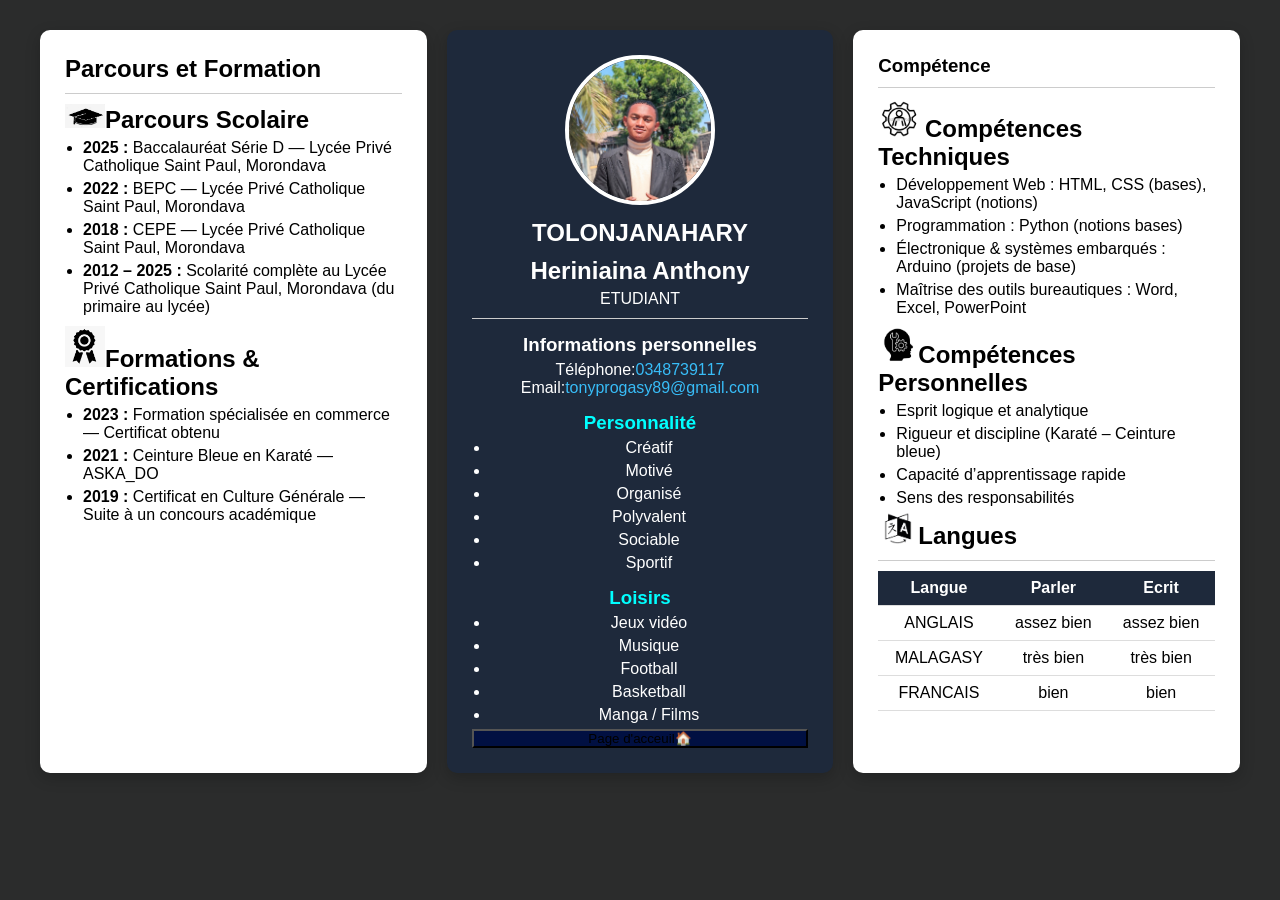
<file: cv/tony/tony.html>
<!DOCTYPE html>
<html lang="fr">
<head>
<meta charset="UTF-8">
<meta name="viewport" content="width=device-width, initial-scale=1.0">
<title>CV - Anthony</title>
<link rel="stylesheet" href="tony.css">
</head>

<body>

    <main class="container">

<!-- GAUCHE -->
        <section class="left">

           <h1>Parcours et Formation</h1>

                <div class="education-time">
                     <hr>
                        <h2><img src="parcour.png" alt="" width="40px">Parcours Scolaire</h2>
                        <ul>
                            <li><strong>2025 :</strong> Baccalauréat Série D — Lycée Privé Catholique Saint Paul, Morondava</li>
                            <li><strong>2022 :</strong> BEPC — Lycée Privé Catholique Saint Paul, Morondava</li>
                            <li><strong>2018 :</strong> CEPE — Lycée Privé Catholique Saint Paul, Morondava</li>
                            <li><strong>2012 – 2025 :</strong> Scolarité complète au Lycée Privé Catholique Saint Paul, Morondava (du primaire au lycée)</li>
                        </ul>

                        <h2><img src="certifcat.png" alt="" width="40px">Formations & Certifications</h2>
                        <ul>
                            <li><strong>2023 :</strong> Formation spécialisée en commerce  — Certificat obtenu</li>
                            <li><strong>2021 :</strong> Ceinture Bleue en Karaté — ASKA_DO</li>
                            <li><strong>2019 :</strong>  Certificat en Culture Générale — Suite à un concours académique</li>
                        </ul>
                          </div>
                    </div>
              </div>

        </section>

<!-- CENTRE -->
        <section class="center">
            <div class="photo">
                <img src="tony.jpg">
            </div>

            <h1>TOLONJANAHARY</h1>
            <h2>Heriniaina Anthony</h2>
            <p class="job">ETUDIANT</p>

            <hr>

            <h3>Informations personnelles</h3>

                <p>Téléphone:<a href="tel:+261348739117">0348739117</a></p>

                <p>Email:<a href="mailto:tonyprogasy89@gmail.com">tonyprogasy89@gmail.com</a></p>

            <h3 style="color: aqua;">Personnalité</h3>

             <ul>
                 <li>Créatif</li>
                 <li>Motivé</li>
                 <li>Organisé</li>
                 <li>Polyvalent</li>
                 <li>Sociable</li>
                 <li>Sportif</li>
             </ul>

            <h3 style="color: aqua;">Loisirs</h3>

             <ul>
                 <li>Jeux vidéo</li>
                 <li>Musique</li>
                 <li>Football</li>
                 <li>Basketball</li>
                 <li>Manga / Films</li>
             </ul>
   <div class="profil-content">
             <a href="../index/Index.html">
                    <button style="width: 100%;background-color: rgb(1, 16, 66);">Page d'acceuil🏠</button>
             </a>
        </div>
        </section>

<!-- DROITE -->
        <section class="right">

             <section class="user-experience">
                <h1>Compétence</h1>
                 <hr>
                        <h2> <img src="compétence.png" alt="" width="40px"> Compétences Techniques</h2>
                    <ul>
                        <li>Développement Web : HTML, CSS (bases), JavaScript (notions)</li>
                        <li>Programmation : Python (notions bases)</li>
                        <li>Électronique & systèmes embarqués : Arduino (projets de base)</li>
                        <li>Maîtrise des outils bureautiques : Word, Excel, PowerPoint</li>
                    </ul>

                    <h2><img src="calme.png" alt="" width="40px">Compétences Personnelles</h2>
                    <ul>
                        <li>Esprit logique et analytique</li>
                        <li>Rigueur et discipline (Karaté – Ceinture bleue)</li>
                        <li>Capacité d’apprentissage rapide</li>
                        <li>Sens des responsabilités</li>
                    </ul>
            </section>
                <h1><img src="langue.png" alt="" width="40px">Langues</h1>
                      <hr>
                <table>
                    <tr>
                        <td>Langue</td>
                        <td>Parler</td>
                        <td>Ecrit</td>
                    </tr>
                    
                    <tr>
                        <td>ANGLAIS </td>
                        <td>assez bien</td>
                        <td>assez bien</td>
                    </tr>
                    <tr>
                        <td>MALAGASY</td>
                        <Td>très bien</Td>
                        <td>très bien</td>

                    </tr>     
                    
                    <tr>
                        <td>FRANCAIS</td>
                        <td>bien</td>
                        <td>bien</td>
                    </tr>
                </table>

        </section>

</main>

</body>
</html>
</file>
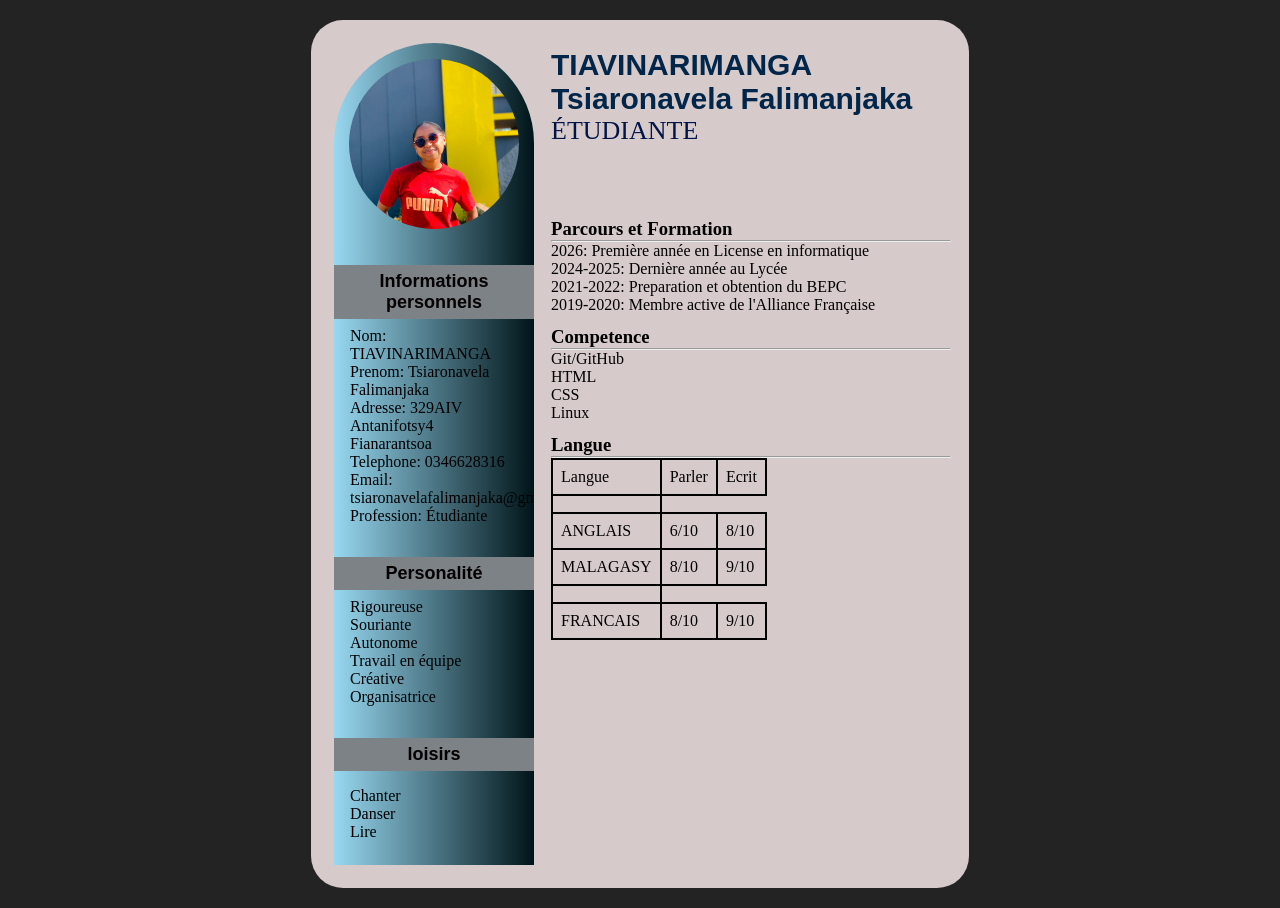
<file: cv/tsiaro/1.html>
<!DOCTYPE html>
<html lang="en">
<head>
    <meta charset="UTF-8">
    <meta name="viewport" content="width=device-width, initial-scale=1.0">
    <title>cv</title>
    <link rel="stylesheet" href="tsiaro.css">
</head>
<body>
    <main class="body-container">
        <section class="profil-container">
            <div class="profil-photo">
                <img src="tsiaro.jpg" alt="Tsiaro">
            </div>

            <div class="profil-content">
                <h1 class="title">Informations <br> personnels</h1>
                <ul>
                    <li>Nom:  TIAVINARIMANGA</li>
                    <li>Prenom: Tsiaronavela Falimanjaka</li>
                    <li>Adresse: 329AIV Antanifotsy4 Fianarantsoa</li>
                    <li>Telephone: 0346628316</li>
                    <li>Email: tsiaronavelafalimanjaka@gmail.com</li>
                    <li>Profession: Étudiante</li>
                </ul>
            </div>

            <div class="profil-content">
                <h1 class="title">Personalité</h1>
                 <ul>
                    <li>Rigoureuse</li>
                    <li>Souriante</li>
                    <li>Autonome</li>
                    <li>Travail en équipe</li>
                    <li>Créative</li>
                    <li>Organisatrice</li>
                </ul>
            </div>

            <div class="profil-content">
                <h1 class="title">loisirs</h1>

                <p>
                    <ul>
                     <li>Chanter</li>
                    <li>Danser</li>
                    <li>Lire</li>
                    </ul>
    </p>
           
        </section>

        <section class="profil-info">
            <div class="user-information">
                <p class="name">TIAVINARIMANGA</p>
                <p class="name">Tsiaronavela Falimanjaka</p>
                <p class="profession">ÉTUDIANTE</p>
            </div>

            <section class="user-experience">
                <h1>Parcours et Formation</h1>

                <div class="education-time">
                     <hr>
    <ul>
        <li>2026: Première année en License en informatique</li>
        <li>2024-2025: Dernière année au Lycée</li>
        <li>2021-2022: Preparation et obtention du BEPC </li>
        <li>2019-2020: Membre active de l'Alliance Française</li>
    </ul>
              </div>
            </section>
            <section class="user-experience">
                <h1>Competence</h1>
                    <hr>
    <ul>
        <li>Git/GitHub</li>
        <li>HTML</li>
        <li>CSS</li>
        <li>Linux</li>
    </ul>
            </section>
            <section class="user-langage">
                <h1>Langue</h1>
                <hr>
                <table>
        <tr>
            <td>Langue</td>
            <td>Parler</td>
            <td>Ecrit</td>
        </tr>
        <tr><td>    </td></tr>
        <tr>
            <td>ANGLAIS </td>
            <td>6/10</td>
            <td>8/10</td>
        </tr>
        <tr>
            <td>MALAGASY</td>
            <Td>8/10</Td>
            <td>9/10</td>

        </tr>     
        <tr> <td> </td></tr>  
        <tr>
            <td>FRANCAIS</td>
            <td>8/10</td>
            <td>9/10</td>
        </tr>
    </table>
     </section>
        </section>
    </main>
</body>
</html>
</file>
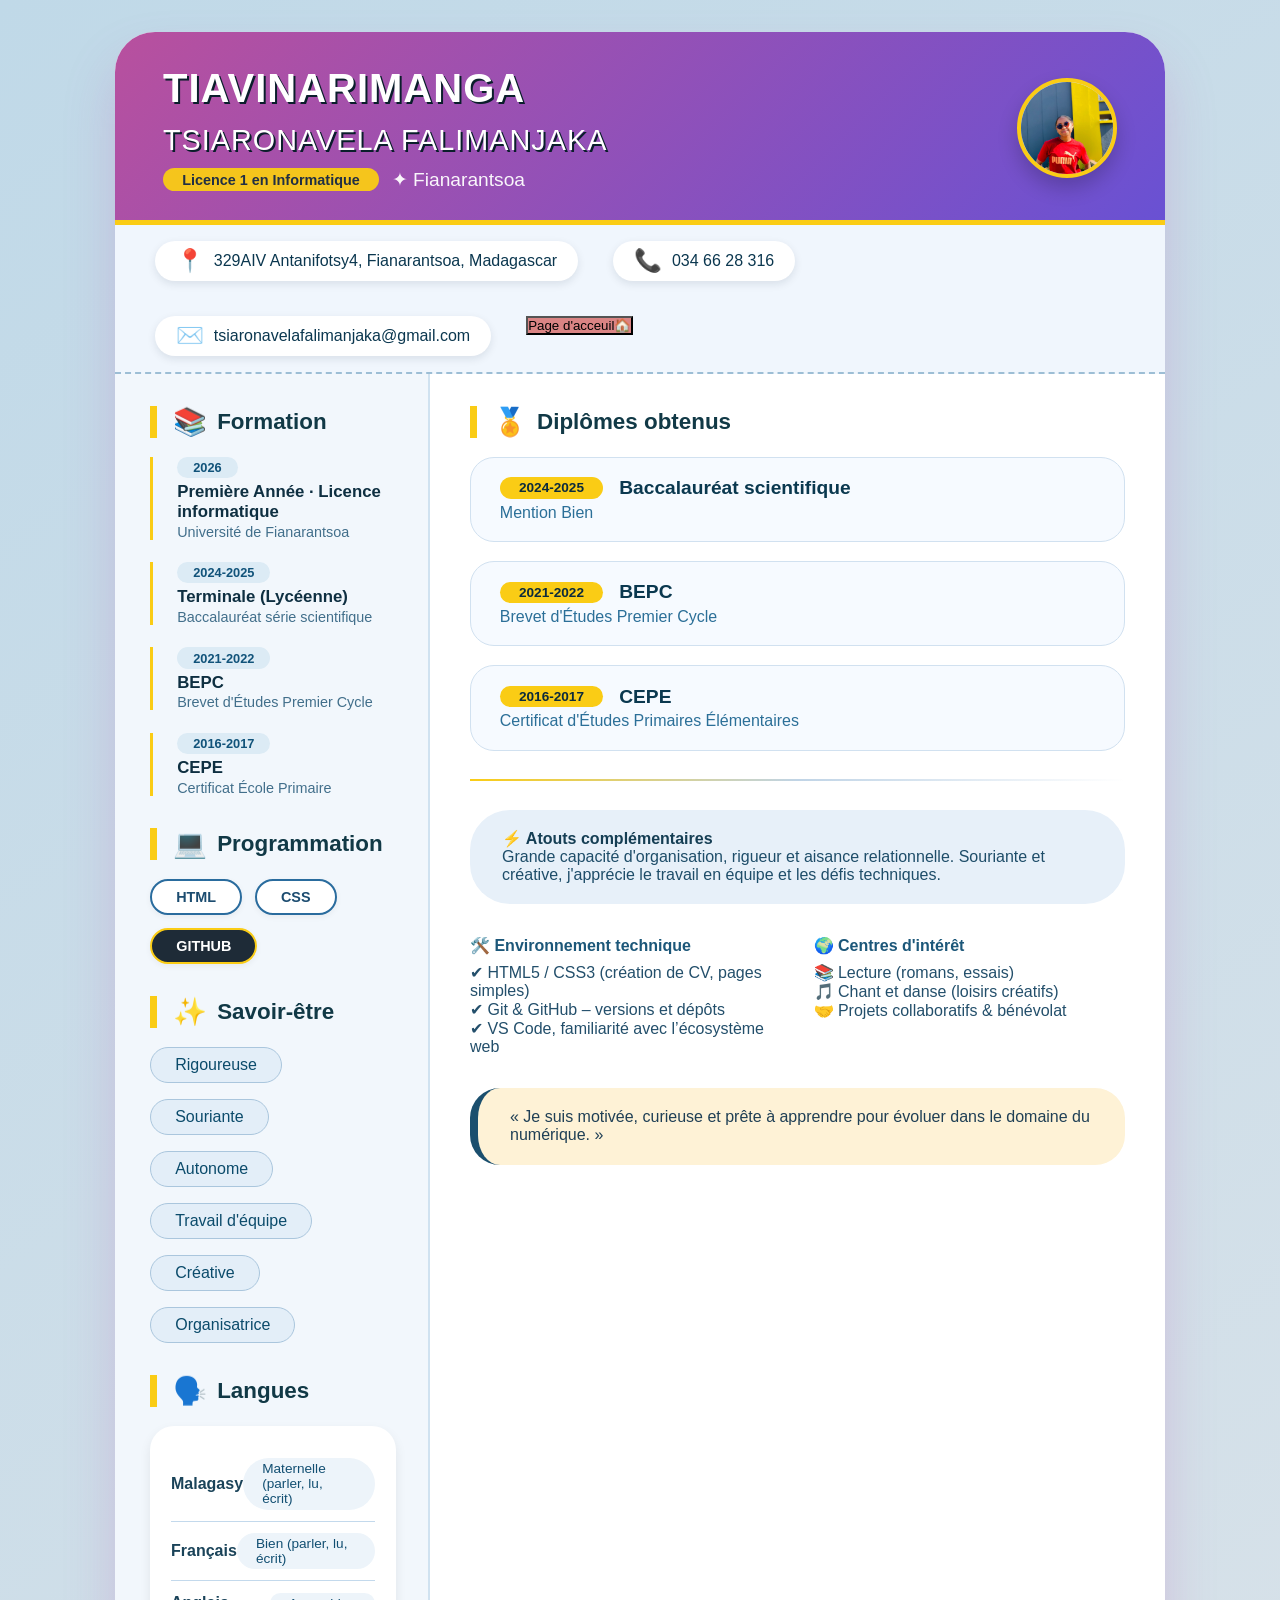
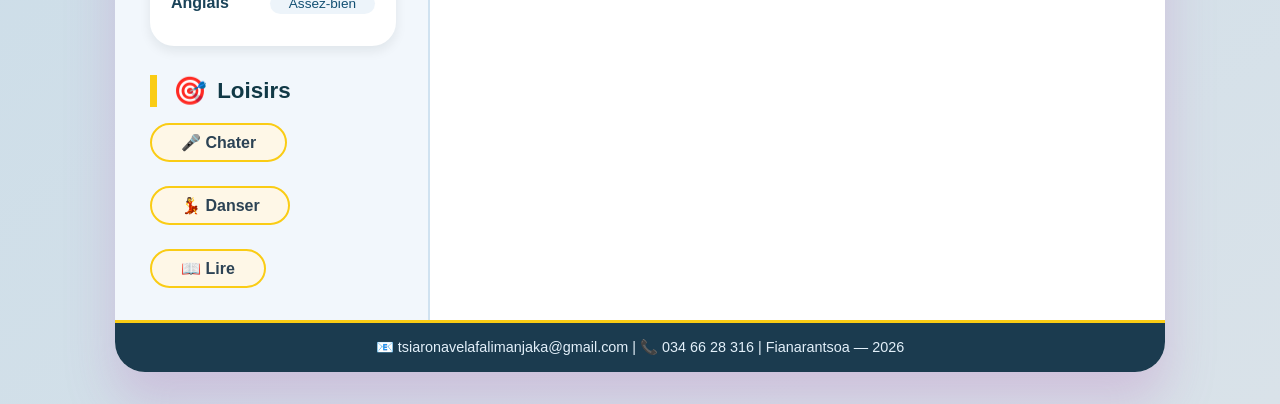
<file: cv/tsiaro/tsiaro.html>
<!DOCTYPE html>
<html lang="mg">
<head>
    <meta charset="UTF-8">
    <meta name="viewport" content="width=device-width, initial-scale=1.0">
    <title>CV | TIAVINARIMANGA Tsiaronavela</title>
    <style>
        * {
            margin: 0;
            padding: 0;
            box-sizing: border-box;
        }

        body {
            background: linear-gradient(145deg, #c0d9e8 0%, #d9e2e9 100%);
            font-family: 'Inter', 'Segoe UI', Roboto, sans-serif;
            padding: 2rem 1.5rem;
            display: flex;
            justify-content: center;
            min-height: 100vh;
            align-items: center;
        }

        /* carte principale avec effet "pop" */
        .cv-card-alt {
            max-width: 1050px;
            width: 100%;
            background-color: #ffffff;
            border-radius: 40px 40px 30px 30px;
            box-shadow: 0 30px 50px rgba(185, 96, 181, 0.25);
            overflow: hidden;
            display: flex;
            flex-direction: column;
            transition: all 0.2s ease;
        }

        /* bandeau supérieur avec dégradé et photo simulée */
        .top-banner {
            background: linear-gradient(135deg, #b8509e 0%, #6951d3 100%);
            padding: 2rem 3rem 1.8rem 3rem;
            color: white;
            display: flex;
            flex-wrap: wrap;
            justify-content: space-between;
            align-items: center;
            border-bottom: 5px solid #facc15;
        }

        .name-title h1 {
            font-size: 2.5rem;
            font-weight: 700;
            line-height: 1.2;
            text-transform: uppercase;
            letter-spacing: 1px;
            margin-bottom: 0.5rem;
            text-shadow: 2px 2px 0 #0a1e2b;
        }

        .name-title .subhead {
            font-size: 1.2rem;
            font-weight: 300;
            opacity: 0.95;
            display: flex;
            align-items: center;
            gap: 0.8rem;
        }

        .subhead span {
            background: #facc15;
            color: #1a2e3f;
            padding: 0.2rem 1.2rem;
            border-radius: 40px;
            font-weight: 600;
            font-size: 0.9rem;
        }

        .avatar-circle {
            width: 100px;
            height: 100px;
            background: #d6e6f5;
            border-radius: 50%;
            display: flex;
            align-items: center;
            justify-content: center;
            font-size: 3rem;
            font-weight: 500;
            color: #1c4e70;
            border: 4px solid #facc15;
            box-shadow: 0 10px 20px rgba(0,0,0,0.2);
        }

        /* cartes d'informations personnelles (horizontal) */
        .personal-highlight {
            background: #f0f6fd;
            padding: 1rem 2.5rem;
            display: flex;
            flex-wrap: wrap;
            gap: 2.2rem;
            font-size: 1rem;
            border-bottom: 2px dashed #9dbed5;
        }

        .perso-chip {
            display: flex;
            align-items: center;
            gap: 10px;
            background: white;
            padding: 0.4rem 1.3rem;
            border-radius: 60px;
            box-shadow: 0 3px 8px rgba(0, 30, 50, 0.1);
        }

        .perso-chip .emoji-big {
            font-size: 1.4rem;
        }

        .perso-chip .text {
            font-weight: 500;
            color: #0b374f;
        }

        /* structure 2 colonnes avec légère inégalité */
        .alt-main {
            display: flex;
            flex-wrap: wrap;
        }

        .sidebar-alt {
            flex: 1 1 30%;
            background: #f2f7fc;
            padding: 2rem 2rem 2rem 2.2rem;
            border-right: 2px solid #d0e2f0;
        }

        .content-alt {
            flex: 1 1 70%;
            background: white;
            padding: 2rem 2.5rem;
        }

        /* titre de rubrique décoré */
        .section-caption {
            font-size: 1.4rem;
            font-weight: 700;
            color: #113946;
            margin-bottom: 1.2rem;
            display: flex;
            align-items: center;
            gap: 10px;
            border-left: 7px solid #facc15;
            padding-left: 1rem;
        }

        .section-caption i {
            font-style: normal;
            font-size: 1.7rem;
        }

        /* timeline version 2 (pastilles) */
        .alt-timeline {
            margin-bottom: 2rem;
        }

        .alt-item {
            margin-bottom: 1.4rem;
            position: relative;
            padding-left: 1.5rem;
            border-left: 3px solid #facc15;
        }

        .alt-date {
            font-weight: 600;
            background: #dcebf5;
            display: inline-block;
            padding: 0.2rem 1rem;
            border-radius: 20px;
            font-size: 0.8rem;
            color: #11537a;
            margin-bottom: 0.25rem;
        }

        .alt-title {
            font-weight: 700;
            color: #0e2f41;
            font-size: 1.05rem;
        }

        .alt-sub {
            color: #426f8b;
            font-size: 0.9rem;
            margin-top: 0.1rem;
        }

        /* grille compétences technique */
        .skills-cloud {
            display: flex;
            flex-wrap: wrap;
            gap: 0.8rem;
            margin: 1.2rem 0 2rem 0;
        }

        .skill-badge {
            background: white;
            border: 2px solid #2a6c9e;
            color: #1c4c70;
            padding: 0.5rem 1.5rem;
            border-radius: 60px;
            font-weight: 600;
            font-size: 0.9rem;
            box-shadow: 0 2px 6px rgba(0,0,0,0.05);
        }

        .skill-badge.github {
            background: #1e2b37;
            border-color: #facc15;
            color: white;
        }

        /* softskills en grille plus design */
        .soft-alt {
            display: flex;
            flex-wrap: wrap;
            gap: 1rem;
            margin: 1rem 0 2rem;
        }

        .soft-pill {
            background: #e3eef8;
            color: #0b4b6b;
            padding: 0.5rem 1.5rem;
            border-radius: 40px;
            font-weight: 500;
            border: 1px solid #aac6dd;
            flex: 0 1 auto;
        }

        /* langues : petits panneaux */
        .lang-panel {
            background: white;
            border-radius: 24px;
            padding: 1.3rem;
            box-shadow: 0 5px 12px rgba(0, 20, 30, 0.08);
            margin-top: 1rem;
        }

        .lang-row {
            display: flex;
            justify-content: space-between;
            align-items: center;
            padding: 0.7rem 0;
            border-bottom: 1px solid #c3d9ec;
        }

        .lang-row:last-child {
            border-bottom: none;
        }

        .lang-name {
            font-weight: 700;
            color: #1a4359;
        }

        .lang-level {
            background: #edf4fa;
            padding: 0.2rem 1.2rem;
            border-radius: 30px;
            font-size: 0.85rem;
            font-weight: 500;
            color: #124f72;
        }

        /* loisirs icônes */
        .hobby-block {
            display: flex;
            flex-wrap: wrap;
            gap: 1.5rem;
            margin-top: 1rem;
        }

        .hobby-item {
            background: #fef7e7;
            padding: 0.5rem 1.8rem;
            border-radius: 40px;
            font-weight: 600;
            border: 2px solid #facc15;
            color: #2c4355;
            display: flex;
            align-items: center;
            gap: 8px;
        }

        /* diplômes dans la partie droite avec puces */
        .diplome-card {
            background: #f6faff;
            border-radius: 24px;
            padding: 1.2rem 1.8rem;
            margin-bottom: 1.2rem;
            border: 1px solid #d1e1f0;
            transition: 0.1s;
        }

        .diplome-card:hover {
            background: #edf5ff;
        }

        .diplome-meta {
            display: flex;
            align-items: center;
            gap: 1rem;
            flex-wrap: wrap;
            margin-bottom: 0.3rem;
        }

        .diplome-year {
            background: #facc15;
            color: #0c2b3c;
            font-weight: 700;
            padding: 0.2rem 1.2rem;
            border-radius: 30px;
            font-size: 0.85rem;
        }

        .diplome-name {
            font-weight: 700;
            font-size: 1.2rem;
            color: #0a384f;
        }

        .diplome-mention {
            color: #2b6f98;
            font-weight: 500;
            margin-top: 0.2rem;
        }

        .extra-quote {
            background: #fef2d6;
            border-radius: 30px;
            padding: 1.3rem 2rem;
            margin-top: 2rem;
            font-weight: 500;
            border-left: 8px solid #1b4f6e;
            color: #1f3f55;
        }

        hr.sep {
            margin: 1.8rem 0;
            border: 0;
            height: 2px;
            background: linear-gradient(to right, #facc15, #c0d4e6, white);
        }

        /* responsive */
        @media (max-width: 750px) {
            .top-banner { flex-direction: column; align-items: start; gap: 1rem; }
            .avatar-circle { align-self: flex-start; }
            .personal-highlight { flex-direction: column; gap: 0.8rem; }
            .alt-main { flex-direction: column; }
            .sidebar-alt { border-right: 0; border-bottom: 2px solid #c4d7e8; }
        }

        /* pied de page */
        .footer-alt {
            background: #1b3b4f;
            color: #e3f0fa;
            padding: 1rem 2.5rem;
            text-align: center;
            font-size: 0.9rem;
            border-top: 3px solid #facc15;
        }
    </style>
</head>
<body>
    <div class="cv-card-alt">
        <!-- Bandeau supérieur avec nom et initiales (avatar) -->
        <div class="top-banner">
            <div class="name-title">
                <h1>TIAVINARIMANGA<br><span style="font-weight: 300; font-size: 1.8rem;">Tsiaronavela Falimanjaka</span></h1>
                <div class="subhead">
                    <span>Licence 1 en Informatique</span> ✦ Fianarantsoa
                </div>
            </div>
            <div class="avatar-circle">
                    <img src="tsiaro.jpg" alt="Sary profil" style="width:100%; height:100%; border-radius:50%; object-fit:cover;">
            </div>
        </div>

        <!-- Coordonnées en chips colorés -->
        <div class="personal-highlight">
            <div class="perso-chip"><span class="emoji-big">📍</span><span class="text">329AIV Antanifotsy4, Fianarantsoa, Madagascar</span></div>
            <div class="perso-chip"><span class="emoji-big">📞</span><span class="text">034 66 28 316</span></div>
            <div class="perso-chip"><span class="emoji-big">✉️</span><span class="text">tsiaronavelafalimanjaka@gmail.com</span></div>
        
         <div class="profil-content">
             <a href="../index/Index.html">
                    <button style="width: 100%;background-color: rgb(218, 132, 132);">Page d'acceuil🏠</button>
             </a>
        </div></div>

        <!-- Deux colonnes avec contenu réorganisé -->
        <div class="alt-main">
            <!-- COLONNE GAUCHE (plus étroite) : formation académique + compétences + langues/loisirs -->
            <div class="sidebar-alt">
                <!-- Formation académique (présentée de façon compacte) -->
                <div>
                    <div class="section-caption"><i>📚</i> Formation</div>
                    <div class="alt-timeline">
                        <div class="alt-item">
                            <span class="alt-date">2026</span>
                            <div class="alt-title">Première Année · Licence informatique</div>
                            <div class="alt-sub">Université de Fianarantsoa</div>
                        </div>
                        <div class="alt-item">
                            <span class="alt-date">2024-2025</span>
                            <div class="alt-title">Terminale (Lycéenne)</div>
                            <div class="alt-sub">Baccalauréat série scientifique</div>
                        </div>
                        <div class="alt-item">
                            <span class="alt-date">2021-2022</span>
                            <div class="alt-title">BEPC</div>
                            <div class="alt-sub">Brevet d'Études Premier Cycle</div>
                        </div>
                        <div class="alt-item">
                            <span class="alt-date">2016-2017</span>
                            <div class="alt-title">CEPE</div>
                            <div class="alt-sub">Certificat École Primaire</div>
                        </div>
                    </div>
                </div>

                <!-- Centres de compétences (programmation) -->
                <div style="margin-top: 2rem;">
                    <div class="section-caption"><i>💻</i> Programmation</div>
                    <div class="skills-cloud">
                        <span class="skill-badge">HTML</span>
                        <span class="skill-badge">CSS</span>
                        <span class="skill-badge github">GITHUB</span>
                    </div>
                </div>

                <!-- Qualités (savoir-être) -->
                <div style="margin-top: 1.5rem;">
                    <div class="section-caption"><i>✨</i> Savoir-être</div>
                    <div class="soft-alt">
                        <span class="soft-pill">Rigoureuse</span>
                        <span class="soft-pill">Souriante</span>
                        <span class="soft-pill">Autonome</span>
                        <span class="soft-pill">Travail d'équipe</span>
                        <span class="soft-pill">Créative</span>
                        <span class="soft-pill">Organisatrice</span>
                    </div>
                </div>

                <!-- Langues + Loisirs (regroupés dans un bloc) -->
                <div style="margin-top: 2rem;">
                    <div class="section-caption"><i>🗣️</i> Langues</div>
                    <div class="lang-panel">
                        <div class="lang-row">
                            <span class="lang-name">Malagasy</span>
                            <span class="lang-level">Maternelle (parler, lu, écrit)</span>
                        </div>
                        <div class="lang-row">
                            <span class="lang-name">Français</span>
                            <span class="lang-level">Bien (parler, lu, écrit)</span>
                        </div>
                        <div class="lang-row">
                            <span class="lang-name">Anglais</span>
                            <span class="lang-level">Assez-bien</span>
                        </div>
                    </div>

                    <div style="margin-top: 1.8rem;">
                        <div class="section-caption" style="margin-bottom: 0.8rem;"><i>🎯</i> Loisirs</div>
                        <div class="hobby-block">
                            <span class="hobby-item">🎤 Chater</span>
                            <span class="hobby-item">💃 Danser</span>
                            <span class="hobby-item">📖 Lire</span>
                        </div>
                    </div>
                </div>
            </div> <!-- fin sidebar-alt -->

            <!-- COLONNE DROITE (plus large) : diplômes détaillés + compétences complémentaires + citation -->
            <div class="content-alt">
                <!-- Diplômes obtenus (avec carte détaillée) -->
                <div class="section-caption"><i>🏅</i> Diplômes obtenus</div>
                
                <div class="diplome-card">
                    <div class="diplome-meta">
                        <span class="diplome-year">2024-2025</span>
                        <span class="diplome-name">Baccalauréat scientifique</span>
                    </div>
                    <div class="diplome-mention">Mention Bien</div>
                </div>

                <div class="diplome-card">
                    <div class="diplome-meta">
                        <span class="diplome-year">2021-2022</span>
                        <span class="diplome-name">BEPC</span>
                    </div>
                    <div class="diplome-mention">Brevet d'Études Premier Cycle</div>
                </div>

                <div class="diplome-card">
                    <div class="diplome-meta">
                        <span class="diplome-year">2016-2017</span>
                        <span class="diplome-name">CEPE</span>
                    </div>
                    <div class="diplome-mention">Certificat d'Études Primaires Élémentaires</div>
                </div>

                <!-- une séparation décorative -->
                <hr class="sep">

                <!-- Bloc "complément" avec mention des compétences non techniques déjà listées à gauche, mais on peut ajouter une phrase -->
                <div style="background: #e7f0f9; border-radius: 40px; padding: 1.2rem 2rem; margin: 1rem 0;">
                    <p style="font-weight: 600; color: #153e54;">⚡ Atouts complémentaires</p>
                    <p style="color: #1e4d69;">Grande capacité d'organisation, rigueur et aisance relationnelle. Souriante et créative, j'apprécie le travail en équipe et les défis techniques.</p>
                </div>

                <!-- Informations additionnelles : on peut rappeler la programmation de façon plus large -->
                <div style="display: flex; flex-wrap: wrap; gap: 2rem; margin-top: 2rem;">
                    <div style="flex: 1;">
                        <div style="font-weight: 700; color: #1c5779;">🛠️ Environnement technique</div>
                        <ul style="margin-top: 0.5rem; list-style-type: none; color: #234f6b;">
                            <li>✔ HTML5 / CSS3 (création de CV, pages simples)</li>
                            <li>✔ Git & GitHub – versions et dépôts</li>
                            <li>✔ VS Code, familiarité avec l’écosystème web</li>
                        </ul>
                    </div>
                    <div style="flex: 1;">
                        <div style="font-weight: 700; color: #1c5779;">🌍 Centres d'intérêt</div>
                        <ul style="margin-top: 0.5rem; list-style-type: none; color: #234f6b;">
                            <li>📚 Lecture (romans, essais)</li>
                            <li>🎵 Chant et danse (loisirs créatifs)</li>
                            <li>🤝 Projets collaboratifs & bénévolat</li>
                        </ul>
                    </div>
                </div>

                <!-- petite signature / citation -->
                <div class="extra-quote">
                    « Je suis motivée, curieuse et prête à apprendre pour évoluer dans le domaine du numérique. »
                </div>
            </div> <!-- fin content-alt -->
        </div> <!-- fin alt-main -->

        <!-- pied de page minimaliste mais présent -->
        <div class="footer-alt">
            📧 tsiaronavelafalimanjaka@gmail.com  |  📞 034 66 28 316  |  Fianarantsoa — 2026
        
         </div>
           </div>
        
    </div>
    
</body>
</html>
</file>
<file: cv/erika/styles.css>
body{
    font-family: Arial;
    margin: 0;
    background: linear-gradient(120deg,hwb(51 13% 56% / 0.021),#7ba7af);
}

/*HEADER*/
header{
    text-align: center;
    color:  white;
    padding: 30px;
}

/*CARD*/
.card{
    background: white;
    margin: 20px;
    padding: 20px;
    border-radius: 15px;
    box-shadow: 0 10px 20px rgba(0, 0, 0, 0,0.3);
    animation-duration: 1.5s;
}

/*PHOTO*/
.photo{
    width: 150px;
    border-radius: 50%;
    height: 150px;
    object-fit: cover;
}

/*TABLE*/
table{
    width: 100%;
    border-collapse: collapse;
}
th,td{
    border: 1px solid#ddd;
    padding: 1px;
}
th{
    background: #783adb;
    color: white;
}
tr:hover{
    background: #f1f1f1;
}

/*FOOTER*/
footer{
    text-align: center;
    color: white;
    padding: 20px;
}

/*ANIMATION*/
.fade-in{
    animation: 2s;
}
.slide-left{
    animation: 1.5s;
}
.slide-right{
    animation: 1.5s;
}

@keyframes fadeIn{
    from{opacity: 0;}
    to{opacity: 1;}
}
@keyframes slideLeft{
    from{transform: translateX(-100px);opacity: 0;}
    to{transform: translateX(0);opacity: 1;}
}
@keyframes slideRight{
    from{transform: translateX(100px);opacity: 0;}
    to{transform: translateX(0);opacity: 1;}
}
</file>
<file: cv/loic/style.css>
* {
    margin: 0;
    padding: 0;
    box-sizing: border-box;
}

body {
    font-family: 'Segoe UI', Tahoma, Geneva, Verdana, sans-serif;
    background-color: #f4f4f4;
    color: #333;
    display: flex;
    justify-content: center;
    padding: 40px 20px;
}

/* Body principal CV */
.cv-container {
    width: 100%;
    max-width: 850px;
    background-color:  #fff;
    display: flex;
    box-shadow: 0 5px 15px rgba(0,0,0,0.1);
}

/* --- COLONNE GAUCHE --- */
.left-column {
    width: 35%;
    background-color: #ffffff;
    padding: 40px 30px;
}

.profile-pic {
    width: 180px;
    height: 180px;
    border-radius: 50%;
    object-fit: cover;
    display: block;
    margin: 0 auto 40px auto;
}

.left-title {
    font-size: 1.2rem;
    font-weight: 600;
    margin-bottom: 15px;
    text-transform: uppercase;
    letter-spacing: 1px;
}

.section {
    margin-bottom: 35px;
}

.contact-list {
    list-style: none;
    font-size: 0.9rem;
}

.contact-list li {
    margin-bottom: 10px;
    display: flex;
    align-items: center;
}

.contact-list i {
    width: 25px;
    color: #b0c4de;
    font-size: 1.1rem;
}

.profil-text {
    font-size: 0.9rem;
    line-height: 1.4;
    text-align: justify;
}

/* Barres de progression langues */
.lang-item {
    margin-bottom: 10px;
    display: flex;
    align-items: center;
    justify-content: space-between;
    font-size: 0.9rem;
}

.lang-item span {
    width: 35%;
}

.progress-bar-bg {
    width: 60%;
    height: 8px;
    background-color: #e0e6ed;
    border-radius: 10px;
    overflow: hidden;
}

.progress-bar.fill {
    height: 100%;
    background-color: #b0c4de;
    border-radius: 10px;
}

/* Compétences */
.skills-list {
    list-style-type: disc;
    padding-left: 20px;
    font-size: 0.9rem;
    line-height: 1.6;
}

/* Centres d'intérêt */
.hobbies-grid {
    display: grid;
    grid-template-columns: repeat(3, 1fr);
    gap: 15px;
    text-align: center;
}

.hobbies-grid i {
    font-size: 2rem;
    color: #333;
}


/* --- COLONNE DROITE --- */
.right-column {
    width: 65%;
    background-color: #e3ebf4; /* Bleu clair */
    padding: 40px 50px;
}

.header {
    margin-bottom: 50px;
}

.header h1 {
    font-size: 3rem;
    font-weight: 600;
    letter-spacing: 2px;
    margin-bottom: 5px;
    text-transform: uppercase;
}

.header h2 {
    font-size: 1.2rem;
    font-weight: 400;
    letter-spacing: 2px;
    text-transform: uppercase;
}

.section-right {
    margin-bottom: 40px;
}

.section-header {
    background-color: #ffffff;
    padding: 8px 15px;
    font-size: 1.2rem;
    font-weight: 600;
    text-transform: uppercase;
    letter-spacing: 1px;
    margin-bottom: 25px;
    display: block;
    width: 100%;
}

.experience-item {
    margin-bottom: 25px;
}

.experience-item h3 {
    font-size: 1.1rem;
    font-weight: 700;
    text-transform: uppercase;
    margin-bottom: 5px;
}

.meta-info {
    font-size: 0.95rem;
    margin-bottom: 8px;
    color: #444;
}

.desc {
    font-size: 0.95rem;
    margin-bottom: 5px;
}

.experience-item ul {
    list-style-type: disc;
    padding-left: 20px;
    font-size: 0.95rem;
    line-height: 1.5;
}

/* Responsive pour petits écrans */
@media (max-width: 768px) {
    .cv-container {
        flex-direction: column;
    }
    .left-column, .right-column {
        width: 100%;
    }
}
</file>
<file: cv/MIANTSA/mi.css>
:root {
    --main-blue: #000075;
    --dark-grey: #9b9e9eea;
    --text-black: hsl(0, 51%, 74%);
    --sidebar-text: #ffffff;
   
}

* {
    margin: 0;
    padding: 0;
    padding-right: 10px;
    box-sizing: border-box;
    font-family: Arial, Helvetica, sans-serif; 
}

body {
    background-color: #020000bb;
    display: flex;
    justify-content: center;
    padding: 50px 0;
}

.resume-container {
    width: 800px;
    background: rgb(252, 252, 252);
    display: flex;
    box-shadow: 0 0 25px rgba(0,0,0,0.3);
    min-height: 1000px;
}

/* Colonne Gauche */
.left-column {
   background: linear-gradient(to right, #d9dbdd, #001542fa);
    padding-top: 30px;
    padding-bottom:16px;
    padding-left: 10px;
    width: 35%;
    display: flex;
    flex-direction: column;
    align-items: center;
    gap: 20px;
    border-top-left-radius: 2000px;
    border-top-right-radius: 2000px;
}

.profile-img-container {
    width: 150px;
    height: 150px;
    margin: 0 auto 50px;
    border-radius: 50%;
    border: 5px solid rgb(255, 255, 255);
    overflow: hidden;
    position: relative;
    box-shadow: 0 0 0 10px var(--main-blue);
}

.profile-img-container img {
    width: 100%;
    height: 100%;
    object-fit: cover;
}

.sidebar-title {
    color: var(--main-blue);
    font-size: 1rem;
    letter-spacing: 2px;
    border-bottom: 2px solid var(--main-blue);
    margin: 30px 0 15px;
    padding-bottom: 5px;
    text-align: center;
}

.contact-list {
    list-style: none;
    font-size: 0.75rem;
    color: var(--sidebar-text);
}

.contact-list li { margin-bottom: 10px; display: flex; align-items: flex-start; }
.icon { color: var(--main-blue); margin-right: 8px; font-weight: bold; }

.skill-item {
    font-size: 0.8rem;
    margin-bottom: 8px;
    display: flex;
    justify-content: space-between;
    align-items: center;
}

.dots span {
    display: inline-block;
    width: 6px;
    height: 6px;
    background: #ccc;
    border-radius: 50%;
    margin-left: 3px;
}

.dots span.active { background: var(--main-blue); }

.hobbies-section p { font-size: 0.8rem; color: var(--sidebar-text); }

/* Colonne Droite */
.right-column {
    width: 68%;
    position: relative;
    overflow: hidden;
}

.header-banner {
    background-color: var(--main-blue);
    padding: 40px 30px;
    color: rgb(255, 251, 251);
    border-bottom-left-radius: 80px;
    text-align: right;
}

.name-box h1 { font-size: 2.2rem; letter-spacing: 3px; margin: 0; }
.name-box .subtitle { font-size: 1rem; letter-spacing: 2px; opacity: 0.9; }

.content-padding { padding: 30px 40px;}

.section-title {
    background: #080808;
    color: white;
    display: inline-block;
    padding: 5px 25px;
    border-radius: 0 20px 20px 0;
    font-size: 0.9rem;
    margin: 25px 0 15px -40px;
}

.resume-section p {
    font-size: 0.85rem;
    line-height: 1.5;
    color: #000000;
}

.timeline-item {
    display: flex;
    margin-bottom: 15px;
    font-size: 0.85rem;
}

.year {
    min-width: 90px;
    color: var(--main-blue);
    font-weight: bold;
}

.info strong { color: #524f4f; display: block; margin-bottom: 2px; }

.bottom-design {
    position: absolute;
    bottom: 0;
    right: 0;
    width: 100%;
    height: 60px;
    background: var(--main-blue);
    clip-path: polygon(100% 0, 0% 100%, 100% 100%);
}
table {
  border-collapse: collapse; /* Fusionne les bordures adjacentes */
  width: 100%;
}

th, td {
  border: 2px solid black;   /* Ligne de 1px, continue, noire */
  padding: 8px;      
}
</file>
<file: cv/mika/style.css>
body {
    margin: 0;
    font-family: Arial, sans-serif;
    background: #e6f0f2;
}

/* CONTAINER */
.container {
    display: flex;
    max-width: 1000px;
    margin: 40px auto;
    box-shadow: 0 0 30px rgba(0,0,0,0.15);
    overflow: hidden;
}

/* ===== GAUCHE ===== */
.left {
    width: 35%;
    background:  linear-gradient(180deg, #203d44, #24545e);
    color: rgb(255, 243, 243);
    padding: 30px;
}

.profile img {
    width: 150px;
    height: 150px;
    border-radius: 50%;
    display: block;
    margin: auto;
    border: 5px solid white;
    object-fit: cover;
}

.left h2 {
    margin-top: 30px;
    font-size: 18px;
    border-bottom: 2px solid rgba(253, 251, 251, 0.5);
    padding-bottom: 5px;
}

.bar {
    background: rgba(56, 52, 52, 0.3);
    height: 8px;
    border-radius: 20px;
    margin-bottom: 10px;
    overflow: hidden;
}

.bar span {
    display: block;
    height: 100%;
    background: rgb(145, 142, 142);
}

/* ===== DROITE ===== */
.right {
    width: 65%;
    background: rgb(221, 221, 221);
    padding: 40px;
    border-top-left-radius: 60px;
    border-bottom-left-radius: 60px;
}

.header h1 {
    margin: 0;
    color: #2c8091;
}

.header h3 {
    margin-top: 5px;
    color: rgb(95, 94, 94);
}

section {
    margin-top: 30px;
}

section h2 {
    color: #316a75;
    border-bottom: 2px solid #1f899e;
    padding-bottom: 5px;
}
</file>
<file: cv/miora/cv2.css>
/* RESET */
* {
    margin: 0;
    padding: 0;
    box-sizing: border-box;
}

/* STYLE GENERAL */
body {
    font-family: 'Segoe UI', sans-serif;
    background: #f4f4f9;
    color:#333;
}

/* HEADER ORIGINAL */
/* HERO CREATIVE */

.hero-creative {
    position: relative;
    min-height: 100vh;
    display: flex;
    align-items: center;
    padding: 0 8%;
    background: linear-gradient(135deg, #fcefee, #f3e8ff, #e0f7fa);
    overflow: hidden;
}

/* effet flou artistique */
.hero-creative::before {
    content: "";
    position: absolute;
    width: 400px;
    height: 400px;
    background: #ffb3c6;
    border-radius: 50%;
    top: -100px;
    right: -100px;
    filter: blur(120px);
    opacity: 0.6;
}

.hero-creative::after {
    content: "";
    position: absolute;
    width: 350px;
    height: 350px;
    background: #cdb4db;
    border-radius: 50%;
    bottom: -120px;
    left: -120px;
    filter: blur(120px);
    opacity: 0.6;
}

.hero-content {
    position: relative;
    display: flex;
    justify-content: space-between;
    align-items: center;
    gap: 60px;
    width: 100%;
    z-index: 2;
}

.hero-text {
    max-width: 500px;
}

.hero-text h1 {
    font-size: 3.5rem;
    font-weight: 600;
    margin-bottom: 15px;
}

.hero-text span {
    background: linear-gradient(45deg, #ff4d6d, #9d4edd);
    -webkit-background-clip: text;
    -webkit-text-fill-color: transparent;
}

.subtitle {
    font-size: 1.2rem;
    font-style: italic;
    margin-bottom: 20px;
    color: #555;
}

.description {
    line-height: 1.7;
    margin-bottom: 35px;
    color: #444;
}

.buttons a {
    text-decoration: none;
    padding: 12px 28px;
    border-radius: 40px;
    margin-right: 15px;
    font-weight: 500;
    transition: all 0.3s ease;
}

.btn-main {
    background: linear-gradient(45deg, #ff4d6d, #9d4edd);
    color: white;
}

.btn-main:hover {
    transform: translateY(-3px);
    box-shadow: 0 10px 25px rgba(0,0,0,0.15);
}

.btn-outline {
    border: 2px solid #9d4edd;
    color: #9d4edd;
}

.btn-outline:hover {
    background: #9d4edd;
    color: white;
}

.hero-img img {
    width: 320px;
    border-radius: 30px;
    box-shadow: 0 20px 50px rgba(0,0,0,0.15);
    transition: transform 0.4s ease;
}

.hero-img img:hover {
    transform: scale(1.05) rotate(-1deg);
}

/* SECTIONS */
section {
    padding: 60px 20px;
    max-width: 1000px;
    margin: auto;
}

h2 {
    text-align: center;
    margin-bottom: 40px;
    font-size: 28px;
    position: relative;
}

/* PRESENTATION */
.about p {
    text-align: center;
    font-size: 18px;
    line-height: 1.6;
}
.title {
    text-align: center;
    font-size: 30px;
    line-height: 1.6;
}
.liste {
    font-size: 18px;
    line-height: 1.6;
    margin: 12px;
    padding: 10px;
    margin-left: 200px;
}

.user-experience h1 {
    text-align: center;
}
.liste-parcours {
    font-size: 16px;
    line-height: 1.6;
}


/* COMPETENCES */

/* SECTION */
.competences {
    padding: 80px 10%;
    background: linear-gradient(135deg, #1e1e2f, #2c2c54);
    color: white;
    
}

.competences h2 {
    font-size: 2.5rem;
    margin-bottom: 50px;
    position: relative;
    text-align: center;
}

/* CONTAINER */
.competences-container {
   
}
.experience {
    font-size: 16px;
    line-height: 1.5;
}

.experience h2 {
    font-size: 24px;
    margin-bottom: 25px;
    border-bottom: 1px solid #ccc;
    padding-bottom: 8px;
}

.exp-item {
    
}

.exp-header {
    display: flex;
    text-align: left;
}

.exp-header h3 {
    font-size: 18px;
    margin: 0;
    text-align: left;
}
.p {
    text-align: left;
}


.description {
    
    
}

.exp-item ul {
    margin: 5px 0;
    padding-left: 18px;
}

.exp-item li {
    margin-bottom: 5px;
}


/* Animation */
@keyframes load {
    from { width: 0; }
}

/* Soft skills */
.soft-skills {
    list-style: none;
    padding: 0;
}

.soft-skills li {
    margin: 15px 0;
    font-size: larger;
    transition: 0.3s;
    
}

.soft-skills li:hover {
    transform: translateX(10px);
    color: #00c9a7;
}
/* TECH SKILLS */
.tech-container {
    display: flex;
    flex-wrap: wrap;
    gap: 20px;
    margin-top: 15px;
    justify-content: center;
    padding: 20px;
}

.tech-item {
    padding: 20px 35px;
    border-radius: 12px;
    font-weight: 600;
    letter-spacing: 1px;
    cursor: pointer;
    transition: 0.4s ease;
    position: relative;
    overflow: hidden;
    
}

/* Couleurs spécifiques */
.tech-item.html {
    margin-right:120px;
    border: 2px solid #e34c26;
    color: #e34c26;
}

.tech-item.css {
    margin-right: 170px;
    border: 2px solid #264de4;
    color: #264de4;
}

/* Effet hover moderne */
.tech-item:hover {
    color: white;
    transform: translateY(-8px);
}

/* Animation lumineuse */
.tech-item.html:hover {
    background: #e34c26;
    box-shadow: 0 0 20px #e34c26;
}

.tech-item.css:hover {
    background: #264de4;
    box-shadow: 0 0 20px #264de4;
}

/* Responsive */
@media(max-width: 900px) {
    .competences-container {
        flex-direction: column;
        align-items: center;
    }
}
.languages-section {
    padding: 20px 0px;
    max-width: 1000px;
    margin: 20px auto;
   min-width: 900px;
    margin-top: 20px;
    
   
}

.languages-section h2 {
    text-align: none;
    margin-bottom: 50px;
    font-size: 2.1em;
   
}

.language-card {
    background: rgba(255,255,255,0.05);
    padding: 20px;
    border-radius: 12px;
    width: 700px;
    margin-bottom: 30px;
    backdrop-filter: blur(10px);
    box-shadow: 0 8px 25px rgba(0,0,0,0.2);
    transition: 0.3s ease;
}

.language-card:hover {
    transform: translateY(-5px);
}

.language-card h3 {
    margin-bottom: 20px;
    font-size: 1.5em;
}

.skill {
    margin-bottom: 20px;
}

.skill span {
    font-weight: bold;
    text-align: left;
    display: block;
    margin-bottom: 8px;
}

.bar {
    height: 8px;
    background: rgba(255,255,255,0.1);
    border-radius: 10px;
    overflow: hidden;
}

.progress {
    height: 100%;
    background: linear-gradient(90deg, #00c6ff, #0072ff);
    border-radius: 10px;
    transition: width 0.8s ease;
}

.skill small {
    display: block;
    margin-top: 6px;
    text-align: left;
    opacity: 0.8;
    font-size: 0.85em;
}
/* PROJETS */

.projects {
    max-width: 700px;
    margin: 50px auto;
    padding: 0 20px;
}

.projects h2 {
    font-size: 24px;
    margin-bottom: 25px;
    border-bottom: 1px solid #ccc;
    padding-bottom: 8px;
}

.project {
    margin-bottom: 30px;
}

.project-header {
    display: flex;
    justify-content: space-between;
}

.project-header h3 {
    font-size: 18px;
    margin: 0;
}

.description {
    margin: 8px 0;
}

.details {
    margin: 5px 0;
    padding-left: 18px;
}

.details li {
    margin-bottom: 5px;
}




.card {
    background: white;
    padding: 25px;
    width: 500px;
    margin-left: 250px;
    
    border-radius: 15px;
    box-shadow: 0 8px 20px rgba(0,0,0,0.1);
    transition: transform 0.3s ease;
}

.card:hover {
    transform: translateY(-10px);
}
.chip {
    color: #333;
    display: inline-flex;
    align-items: center;
}
.chip  i {
    margin-right: 8px;
    padding: 30px;
    color: #9d4edd;
}
.chip:hover i {
    color: white;
}


/* FOOTER */
footer {
    background: #222;
    color: white;
    text-align: center;
    padding: 5px;
}
</file>
<file: cv/tony/tony.css>
/* RESET */
*{
    margin:0;
    padding:0;
    box-sizing:border-box;
    font-family:Arial, Helvetica, sans-serif;
}

body{
    background:#2b2c2c;
    padding:30px;
}

/* CONTAINER PRINCIPAL */
.container{
    max-width:1200px;
    margin:auto;
    display:grid;
    grid-template-columns:1fr 1fr 1fr; /* 3 colonnes */
    gap:20px;
}

/* BLOCS */
.left, .center, .right{
    background:white;
    padding:25px;
    border-radius:10px;
    box-shadow:0 5px 15px rgba(0,0,0,0.2);
}

/* CENTRE (photo + infos) */
.center{
    background:#1e293b;
    color:white;
    text-align:center;
}

.center a{
    color:#38bdf8;
    text-decoration:none;
}

/* PHOTO */
.photo img{
    width:150px;
    height:150px;
    border-radius:50%;
    object-fit:cover;
    border:4px solid white;
    margin-bottom:10px;
}

/* TITRES */
h1{
    margin-bottom:10px;
}

h2{
    margin-top:10px;
    margin-bottom:5px;
}

h3{
    margin-top:15px;
    margin-bottom:5px;
}

/* LISTES */
ul{
    padding-left:18px;
    margin-top:5px;
}

li{
    margin-bottom:5px;
}

/* TABLE */
table{
    width:100%;
    margin-top:10px;
    border-collapse:collapse;
    
}

td{
    border-bottom:1px solid #ddd;
    padding:8px;
    text-align:center;
}

tr:first-child{
    background:#1e293b;
    color:white;
    font-weight:bold;
}

/* HR */
hr{
    margin:10px 0;
    border:none;
    height:1px;
    background:#ccc;
}

/* MOBILE */
@media(max-width:900px){
    .container{
        grid-template-columns:1fr; /* 1 colonne sur mobile */
    }
}
</file>
<file: cv/tsiaro/tsiaro.css>
* {
    margin: 0;
    padding: 0;
    list-style: none;
    box-sizing: border-box;
}

body {
    background-color: #000000dc;
    padding: 20px;

    display: flex;
    justify-content: center;
    align-items: center;
}

.body-container {
    /* width: 80%; */
    display: flex;
    justify-content:  center;
    gap: 12px;
    background-color: #d6caca;
    padding: 18px;
    border-radius: 32px;
}

.body-container .profil-container {
    background: linear-gradient(to right, #98d8f1, #001418);
    padding-top: 16px;
    padding-bottom:16px;
    width: 200px;
    display: flex;
    flex-direction: column;
    align-items: center;
    gap: 32px;

    border-top-left-radius: 2000px;
    border-top-right-radius: 2000px;
}

.body-container .profil-container .profil-photo img {
    width: 170px;
    height: 170px;
    object-fit: cover;
    border-radius: 50%;
}

.body-container .profil-container .profil-content{
    overflow: hidden;
    width: 200px;
}

.body-container .profil-container .profil-content .title {
    font-family: Arial, Helvetica, sans-serif;
    color: #050000;
    background-color: #7c8286;
    text-align: center;
    font-size: 18px;
    padding-top: 6px;
    padding-bottom: 6px;
}

.body-container .profil-container .profil-content ul {
    padding: 8px 16px 0px;
}

.body-container .profil-container .profil-content p {
    font-size: 16px;
    padding: 16px;
    padding-top: 8px;
    padding-bottom: 0;
    font-family: Georgia, 'Times New Roman', Times, serif;
    color: #0f0f0f;
}
.body-container .profil-container .profil-content button{
    font-size: 25px;
    padding: 15px;
    padding-top: 10px;
    padding-bottom: 0;
    font-family: 'Times New Roman', Times, serif;
}


/* INFORMATION DU PROFIL */
.body-container .profil-info {
    display: flex;
    flex-direction: column;
    gap: 12px;
    width: 400px;
    padding-bottom: 0px;
}

.user-information{
    padding: 10px 0 60px 0;
}

.body-container .profil-info .user-information .name {
    font-size: 30px;
    /* margin-top: 12px; */
    font-family: 'Gill Sans', 'Gill Sans MT', Calibri, 'Trebuchet MS', sans-serif;
    font-weight: 900;
    color: #012649;

}

.body-container .profil-info .user-information .profession {
    font-size: 26px;
    color: #011447;
}
table {
  border-collapse: collapse; /* Fusionne les bordures adjacentes */
  width: 35%;
}

th, td {
  border: 2px solid black;   /* Ligne de 1px, continue, noire */
  padding: 8px;      
}
.body-container .profil-container{
    margin: 5px;
}
</file>
